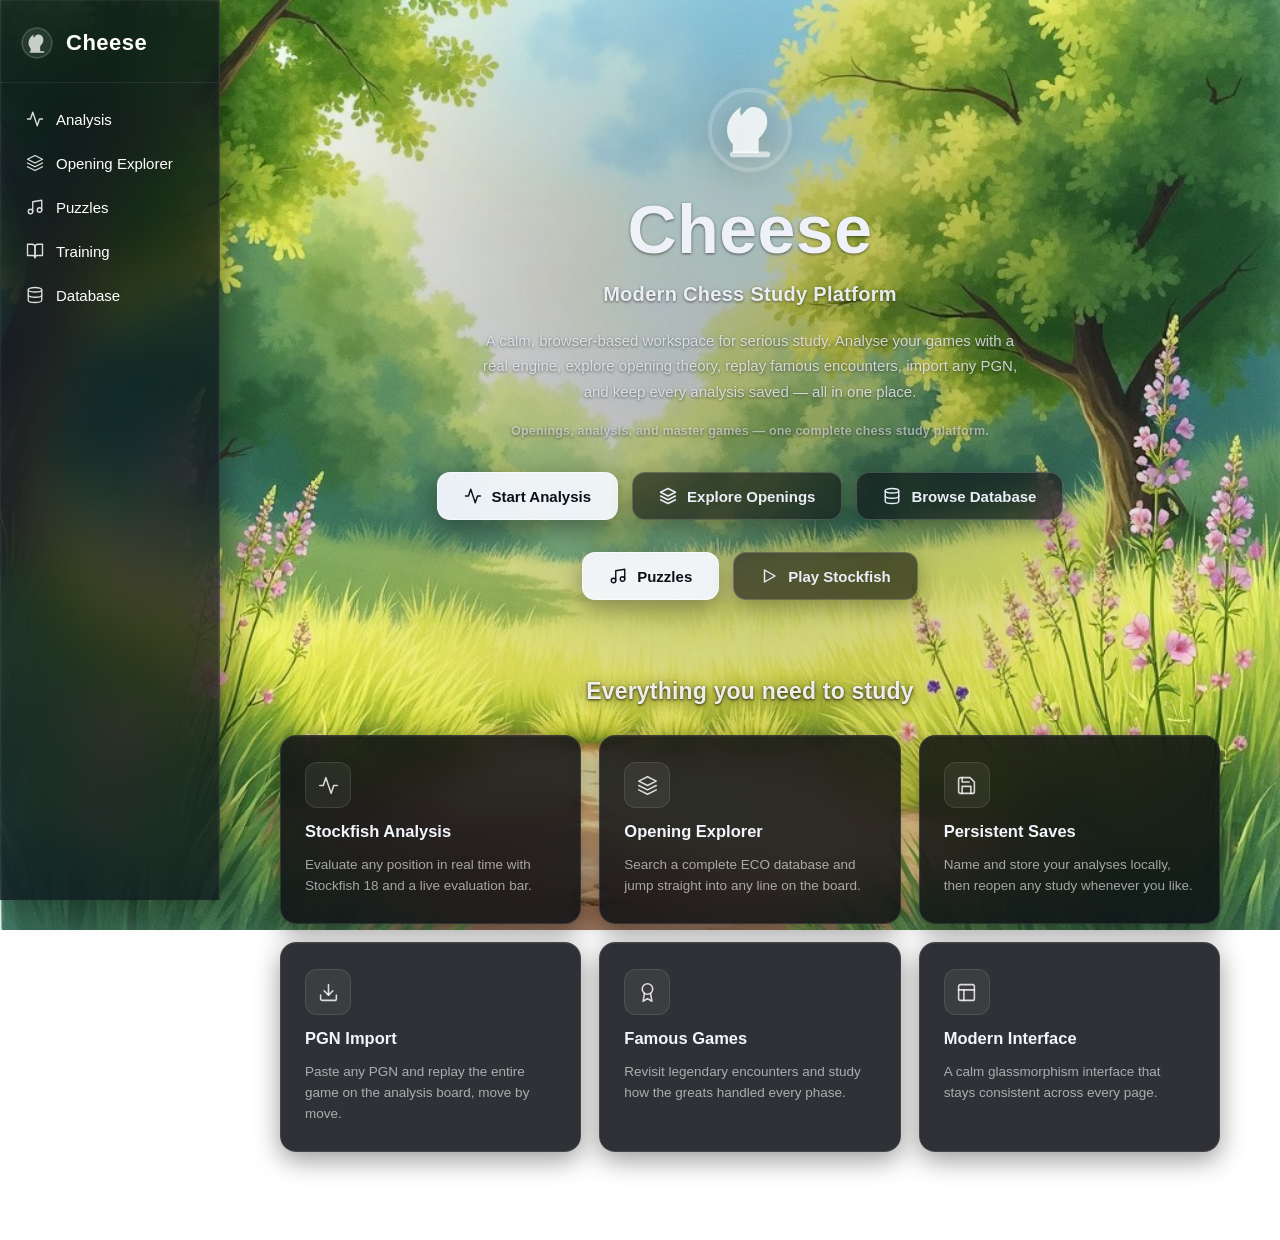
<file: index.html>
<!doctype html>
<!-- Cheese — Home page -->
<html lang="en">
  <head>
    <meta charset="UTF-8" />
    <meta name="viewport" content="width=device-width, initial-scale=1.0" />
    <title>Cheese</title>
    <meta name="description" content="Cheese — a modern chess study platform. Analyse games, explore openings, replay famous games, import PGNs, and save your studies." />
    <link rel="stylesheet" href="style.css" />
    <link rel="stylesheet" href="../mobile-gate.css" />
  </head>

  <body>

    <!-- MOBILE GATE (small viewports only) -->
    <div class="mobile-gate">
      <div class="mobile-gate-card">
        <svg class="mobile-gate-icon" viewBox="0 0 24 24" fill="none" stroke="currentColor" stroke-width="1.6" stroke-linecap="round" stroke-linejoin="round" aria-hidden="true">
          <rect x="2" y="3" width="20" height="14" rx="2"/><line x1="8" y1="21" x2="16" y2="21"/><line x1="12" y1="17" x2="12" y2="21"/>
        </svg>
        <h1 class="mobile-gate-title">Mobile Support Coming Soon</h1>
        <p class="mobile-gate-text">Cheese v1.2 is currently optimized for desktop devices. Mobile support is still under development, and a future update will bring a fully responsive experience. Sorry for the inconvenience &mdash; thanks for your patience.</p>
      </div>
    </div>

    <!-- LEFT NAV SIDEBAR -->

    <nav class="left-nav">

      <a href="index.html" class="left-nav-logo" aria-label="Cheese — Home" id="logoLink">
        <svg class="left-nav-logo-icon" viewBox="0 0 32 32" fill="none" xmlns="http://www.w3.org/2000/svg">
          <circle cx="16" cy="16" r="14" fill="rgba(255,255,255,0.08)" stroke="rgba(255,255,255,0.18)" stroke-width="1.5"/>
          <path d="M10 24 L10 21 C10 21 8 19 8 16 C8 12 11 9 13 8 C13 8 12 10 13 11 C14 10 15 8 17 8 C20 8 22 10 22 13 C22 16 20 18 19 19 L19 24 Z" fill="rgba(255,255,255,0.75)"/>
          <rect x="9" y="23.5" width="14" height="2" rx="1" fill="rgba(255,255,255,0.6)"/>
        </svg>
        <span class="left-nav-logo-text">Cheese</span>
      </a>

      <ul class="left-nav-items">

        <li>
          <a href="../Analysis/index.html" class="left-nav-item left-nav-item-link">
            <svg class="left-nav-icon" viewBox="0 0 24 24" fill="none" stroke="currentColor" stroke-width="1.8" stroke-linecap="round" stroke-linejoin="round">
              <polyline points="22 12 18 12 15 21 9 3 6 12 2 12"/>
            </svg>
            <span>Analysis</span>
          </a>
        </li>

        <li>
          <a href="../opening-explorer/index.html" class="left-nav-item left-nav-item-link">
            <svg class="left-nav-icon" viewBox="0 0 24 24" fill="none" stroke="currentColor" stroke-width="1.8" stroke-linecap="round" stroke-linejoin="round">
              <path d="M12 2L2 7l10 5 10-5-10-5z"/><path d="M2 17l10 5 10-5"/><path d="M2 12l10 5 10-5"/>
            </svg>
            <span>Opening Explorer</span>
          </a>
        </li>

        <li>
          <a href="../Puzzles/index.html" class="left-nav-item left-nav-item-link">
            <svg class="left-nav-icon" viewBox="0 0 24 24" fill="none" stroke="currentColor" stroke-width="1.8" stroke-linecap="round" stroke-linejoin="round">
              <path d="M9 18V5l12-2v13"/><circle cx="6" cy="18" r="3"/><circle cx="18" cy="16" r="3"/>
            </svg>
            <span>Puzzles</span>
          </a>
        </li>

        <li>
          <a href="../Training/index.html" class="left-nav-item left-nav-item-link">
            <svg class="left-nav-icon" viewBox="0 0 24 24" fill="none" stroke="currentColor" stroke-width="1.8" stroke-linecap="round" stroke-linejoin="round">
              <path d="M2 3h6a4 4 0 0 1 4 4v14a3 3 0 0 0-3-3H2z"/><path d="M22 3h-6a4 4 0 0 0-4 4v14a3 3 0 0 1 3-3h7z"/>
            </svg>
            <span>Training</span>
          </a>
        </li>

        <li>
          <a href="../Database/index.html" class="left-nav-item left-nav-item-link">
            <svg class="left-nav-icon" viewBox="0 0 24 24" fill="none" stroke="currentColor" stroke-width="1.8" stroke-linecap="round" stroke-linejoin="round">
              <ellipse cx="12" cy="5" rx="9" ry="3"/><path d="M21 12c0 1.66-4 3-9 3s-9-1.34-9-3"/><path d="M3 5v14c0 1.66 4 3 9 3s9-1.34 9-3V5"/>
            </svg>
            <span>Database</span>
          </a>
        </li>

      </ul>

    </nav>

    <!-- MAIN CONTENT -->

    <div class="home-container">
      <div class="home-inner">

        <!-- HERO -->
        <section class="hero">

          <svg class="hero-icon" viewBox="0 0 32 32" fill="none" aria-hidden="true" focusable="false" xmlns="http://www.w3.org/2000/svg">
            <circle cx="16" cy="16" r="14" fill="rgba(255,255,255,0.08)" stroke="rgba(255,255,255,0.18)" stroke-width="1.5"/>
            <path d="M10 24 L10 21 C10 21 8 19 8 16 C8 12 11 9 13 8 C13 8 12 10 13 11 C14 10 15 8 17 8 C20 8 22 10 22 13 C22 16 20 18 19 19 L19 24 Z" fill="rgba(255,255,255,0.82)"/>
            <rect x="9" y="23.5" width="14" height="2" rx="1" fill="rgba(255,255,255,0.6)"/>
          </svg>

          <h1 class="hero-title">Cheese</h1>
          <p class="hero-subtitle">Modern Chess Study Platform</p>
          <p class="hero-desc">
            A calm, browser-based workspace for serious study. Analyse your games with a real
            engine, explore opening theory, replay famous encounters, import any PGN, and keep
            every analysis saved — all in one place.
          </p>
          <p class="hero-tagline">Openings, analysis, and master games — one complete chess study platform.</p>

          <div class="hero-actions">
            <a href="../Analysis/index.html" class="home-btn home-btn-primary">
              <svg viewBox="0 0 24 24" fill="none" stroke="currentColor" stroke-width="1.9" stroke-linecap="round" stroke-linejoin="round" aria-hidden="true">
                <polyline points="22 12 18 12 15 21 9 3 6 12 2 12"/>
              </svg>
              <span>Start Analysis</span>
            </a>
            <a href="../opening-explorer/index.html" class="home-btn home-btn-ghost">
              <svg viewBox="0 0 24 24" fill="none" stroke="currentColor" stroke-width="1.9" stroke-linecap="round" stroke-linejoin="round" aria-hidden="true">
                <path d="M12 2L2 7l10 5 10-5-10-5z"/><path d="M2 17l10 5 10-5"/><path d="M2 12l10 5 10-5"/>
              </svg>
              <span>Explore Openings</span>
            </a>
            <a href="../Database/index.html" class="home-btn home-btn-ghost">
              <svg viewBox="0 0 24 24" fill="none" stroke="currentColor" stroke-width="1.9" stroke-linecap="round" stroke-linejoin="round" aria-hidden="true">
                <ellipse cx="12" cy="5" rx="9" ry="3"/><path d="M21 12c0 1.66-4 3-9 3s-9-1.34-9-3"/><path d="M3 5v14c0 1.66 4 3 9 3s9-1.34 9-3V5"/>
              </svg>
              <span>Browse Database</span>
            </a>
          </div>

          <div class="hero-actions hero-actions-secondary">
            <a href="../Puzzles/index.html" class="home-btn home-btn-primary">
              <svg viewBox="0 0 24 24" fill="none" stroke="currentColor" stroke-width="1.9" stroke-linecap="round" stroke-linejoin="round" aria-hidden="true">
                <path d="M9 18V5l12-2v13"/><circle cx="6" cy="18" r="3"/><circle cx="18" cy="16" r="3"/>
              </svg>
              <span>Puzzles</span>
            </a>
            <a href="../Training/index.html" class="home-btn home-btn-ghost">
              <svg viewBox="0 0 24 24" fill="none" stroke="currentColor" stroke-width="1.9" stroke-linecap="round" stroke-linejoin="round" aria-hidden="true">
                <polygon points="6 4 20 12 6 20 6 4"/>
              </svg>
              <span>Play Stockfish</span>
            </a>
          </div>

        </section>

        <!-- FEATURES -->
        <section class="features">

          <h2 class="features-heading">Everything you need to study</h2>

          <div class="feature-grid">

            <div class="feature-card">
              <div class="feature-card-icon">
                <svg viewBox="0 0 24 24" fill="none" stroke="currentColor" stroke-width="1.8" stroke-linecap="round" stroke-linejoin="round">
                  <polyline points="22 12 18 12 15 21 9 3 6 12 2 12"/>
                </svg>
              </div>
              <h3 class="feature-card-title">Stockfish Analysis</h3>
              <p class="feature-card-desc">Evaluate any position in real time with Stockfish 18 and a live evaluation bar.</p>
            </div>

            <div class="feature-card">
              <div class="feature-card-icon">
                <svg viewBox="0 0 24 24" fill="none" stroke="currentColor" stroke-width="1.8" stroke-linecap="round" stroke-linejoin="round">
                  <path d="M12 2L2 7l10 5 10-5-10-5z"/><path d="M2 17l10 5 10-5"/><path d="M2 12l10 5 10-5"/>
                </svg>
              </div>
              <h3 class="feature-card-title">Opening Explorer</h3>
              <p class="feature-card-desc">Search a complete ECO database and jump straight into any line on the board.</p>
            </div>

            <div class="feature-card">
              <div class="feature-card-icon">
                <svg viewBox="0 0 24 24" fill="none" stroke="currentColor" stroke-width="1.8" stroke-linecap="round" stroke-linejoin="round">
                  <path d="M19 21H5a2 2 0 0 1-2-2V5a2 2 0 0 1 2-2h11l5 5v11a2 2 0 0 1-2 2z"/>
                  <polyline points="17 21 17 13 7 13 7 21"/><polyline points="7 3 7 8 15 8"/>
                </svg>
              </div>
              <h3 class="feature-card-title">Persistent Saves</h3>
              <p class="feature-card-desc">Name and store your analyses locally, then reopen any study whenever you like.</p>
            </div>

            <div class="feature-card">
              <div class="feature-card-icon">
                <svg viewBox="0 0 24 24" fill="none" stroke="currentColor" stroke-width="1.8" stroke-linecap="round" stroke-linejoin="round">
                  <path d="M21 15v4a2 2 0 0 1-2 2H5a2 2 0 0 1-2-2v-4"/><polyline points="7 10 12 15 17 10"/><line x1="12" y1="15" x2="12" y2="3"/>
                </svg>
              </div>
              <h3 class="feature-card-title">PGN Import</h3>
              <p class="feature-card-desc">Paste any PGN and replay the entire game on the analysis board, move by move.</p>
            </div>

            <div class="feature-card">
              <div class="feature-card-icon">
                <svg viewBox="0 0 24 24" fill="none" stroke="currentColor" stroke-width="1.8" stroke-linecap="round" stroke-linejoin="round">
                  <circle cx="12" cy="8" r="6"/><path d="M15.477 12.89 17 22l-5-3-5 3 1.523-9.11"/>
                </svg>
              </div>
              <h3 class="feature-card-title">Famous Games</h3>
              <p class="feature-card-desc">Revisit legendary encounters and study how the greats handled every phase.</p>
            </div>

            <div class="feature-card">
              <div class="feature-card-icon">
                <svg viewBox="0 0 24 24" fill="none" stroke="currentColor" stroke-width="1.8" stroke-linecap="round" stroke-linejoin="round">
                  <rect x="3" y="3" width="18" height="18" rx="2"/><line x1="3" y1="9" x2="21" y2="9"/><line x1="9" y1="21" x2="9" y2="9"/>
                </svg>
              </div>
              <h3 class="feature-card-title">Modern Interface</h3>
              <p class="feature-card-desc">A calm glassmorphism interface that stays consistent across every page.</p>
            </div>

          </div>
        </section>

      </div>
    </div>

    <script src="script.js"></script>
  </body>
</html>
</file>
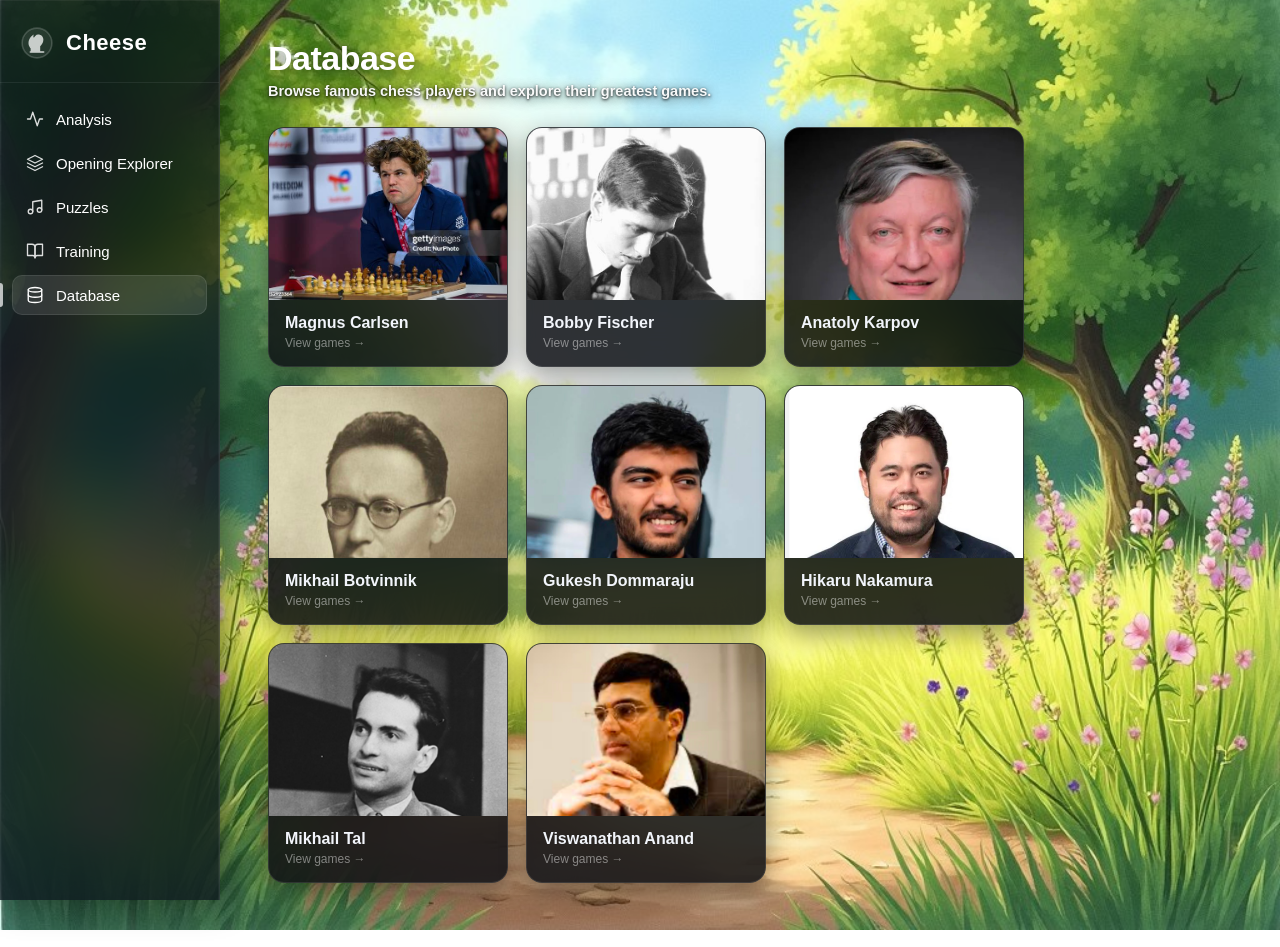
<file: Database/index.html>
<!doctype html>
<!-- Cheese — Database page -->
<html lang="en">
  <head>
    <meta charset="UTF-8" />
    <meta name="viewport" content="width=device-width, initial-scale=1.0" />
    <title>Cheese — Database</title>
    <meta name="description" content="Cheese Database — browse famous chess players and explore their greatest games." />
    <link rel="stylesheet" href="style.css" />
    <link rel="stylesheet" href="../mobile-gate.css" />
  </head>

  <body>

    <!-- MOBILE GATE (small viewports only) -->
    <div class="mobile-gate">
      <div class="mobile-gate-card">
        <svg class="mobile-gate-icon" viewBox="0 0 24 24" fill="none" stroke="currentColor" stroke-width="1.6" stroke-linecap="round" stroke-linejoin="round" aria-hidden="true">
          <rect x="2" y="3" width="20" height="14" rx="2"/><line x1="8" y1="21" x2="16" y2="21"/><line x1="12" y1="17" x2="12" y2="21"/>
        </svg>
        <h1 class="mobile-gate-title">Mobile Support Coming Soon</h1>
        <p class="mobile-gate-text">Cheese v1.2 is currently optimized for desktop devices. Mobile support is still under development, and a future update will bring a fully responsive experience. Sorry for the inconvenience &mdash; thanks for your patience.</p>
      </div>
    </div>

    <!-- LEFT NAV SIDEBAR -->
    <nav class="left-nav">

      <a href="../index.html" class="left-nav-logo" aria-label="Cheese — Home">
        <svg class="left-nav-logo-icon" viewBox="0 0 32 32" fill="none" xmlns="http://www.w3.org/2000/svg">
          <circle cx="16" cy="16" r="14" fill="rgba(255,255,255,0.08)" stroke="rgba(255,255,255,0.18)" stroke-width="1.5"/>
          <path d="M10 24 L10 21 C10 21 8 19 8 16 C8 12 11 9 13 8 C13 8 12 10 13 11 C14 10 15 8 17 8 C20 8 22 10 22 13 C22 16 20 18 19 19 L19 24 Z" fill="rgba(255,255,255,0.75)"/>
          <rect x="9" y="23.5" width="14" height="2" rx="1" fill="rgba(255,255,255,0.6)"/>
        </svg>
        <span class="left-nav-logo-text">Cheese</span>
      </a>

      <ul class="left-nav-items">

        <li>
          <a href="../Analysis/index.html" class="left-nav-item left-nav-item-link">
            <svg class="left-nav-icon" viewBox="0 0 24 24" fill="none" stroke="currentColor" stroke-width="1.8" stroke-linecap="round" stroke-linejoin="round">
              <polyline points="22 12 18 12 15 21 9 3 6 12 2 12"/>
            </svg>
            <span>Analysis</span>
          </a>
        </li>

        <li>
          <a href="../opening-explorer/index.html" class="left-nav-item left-nav-item-link">
            <svg class="left-nav-icon" viewBox="0 0 24 24" fill="none" stroke="currentColor" stroke-width="1.8" stroke-linecap="round" stroke-linejoin="round">
              <path d="M12 2L2 7l10 5 10-5-10-5z"/><path d="M2 17l10 5 10-5"/><path d="M2 12l10 5 10-5"/>
            </svg>
            <span>Opening Explorer</span>
          </a>
        </li>

        <li>
          <a href="../Puzzles/index.html" class="left-nav-item left-nav-item-link">
            <svg class="left-nav-icon" viewBox="0 0 24 24" fill="none" stroke="currentColor" stroke-width="1.8" stroke-linecap="round" stroke-linejoin="round">
              <path d="M9 18V5l12-2v13"/><circle cx="6" cy="18" r="3"/><circle cx="18" cy="16" r="3"/>
            </svg>
            <span>Puzzles</span>
          </a>
        </li>

        <li>
          <a href="../Training/index.html" class="left-nav-item left-nav-item-link">
            <svg class="left-nav-icon" viewBox="0 0 24 24" fill="none" stroke="currentColor" stroke-width="1.8" stroke-linecap="round" stroke-linejoin="round">
              <path d="M2 3h6a4 4 0 0 1 4 4v14a3 3 0 0 0-3-3H2z"/><path d="M22 3h-6a4 4 0 0 0-4 4v14a3 3 0 0 1 3-3h7z"/>
            </svg>
            <span>Training</span>
          </a>
        </li>

        <a href="../Database/index.html" class="left-nav-item left-nav-active">
          <svg class="left-nav-icon" viewBox="0 0 24 24" fill="none" stroke="currentColor" stroke-width="1.8" stroke-linecap="round" stroke-linejoin="round">
            <ellipse cx="12" cy="5" rx="9" ry="3"/><path d="M21 12c0 1.66-4 3-9 3s-9-1.34-9-3"/><path d="M3 5v14c0 1.66 4 3 9 3s9-1.34 9-3V5"/>
          </svg>
          <span>Database</span>
        </a>

      </ul>

    </nav>

    <!-- MAIN CONTENT -->
    <div class="db-container">

      <!-- PLAYERS VIEW -->
      <section class="db-view" id="dbPlayersView">
        <header class="db-header">
          <h1 class="db-page-title">Database</h1>
          <p class="db-page-subtitle">Browse famous chess players and explore their greatest games.</p>
        </header>
        <div class="db-players-grid" id="dbPlayersGrid"></div>
      </section>

      <!-- PLAYER (GAMES) VIEW -->
      <section class="db-view" id="dbPlayerView" hidden>
        <button type="button" class="db-back" id="dbBackBtn">
          <svg viewBox="0 0 24 24" fill="none" stroke="currentColor" stroke-width="2" stroke-linecap="round" stroke-linejoin="round" aria-hidden="true">
            <polyline points="15 18 9 12 15 6"/>
          </svg>
          <span>Players</span>
        </button>

        <header class="db-player-header">
          <div class="db-player-photo" id="dbPlayerPhoto"></div>
          <div class="db-player-meta">
            <h1 class="db-player-name" id="dbPlayerName"></h1>
            <p class="db-player-sub" id="dbPlayerSub"></p>
          </div>
        </header>

        <div class="db-status" id="dbStatus"></div>
        <div class="db-games-grid" id="dbGamesGrid"></div>
      </section>

    </div>

    <script src="script.js"></script>
  </body>
</html>
</file>
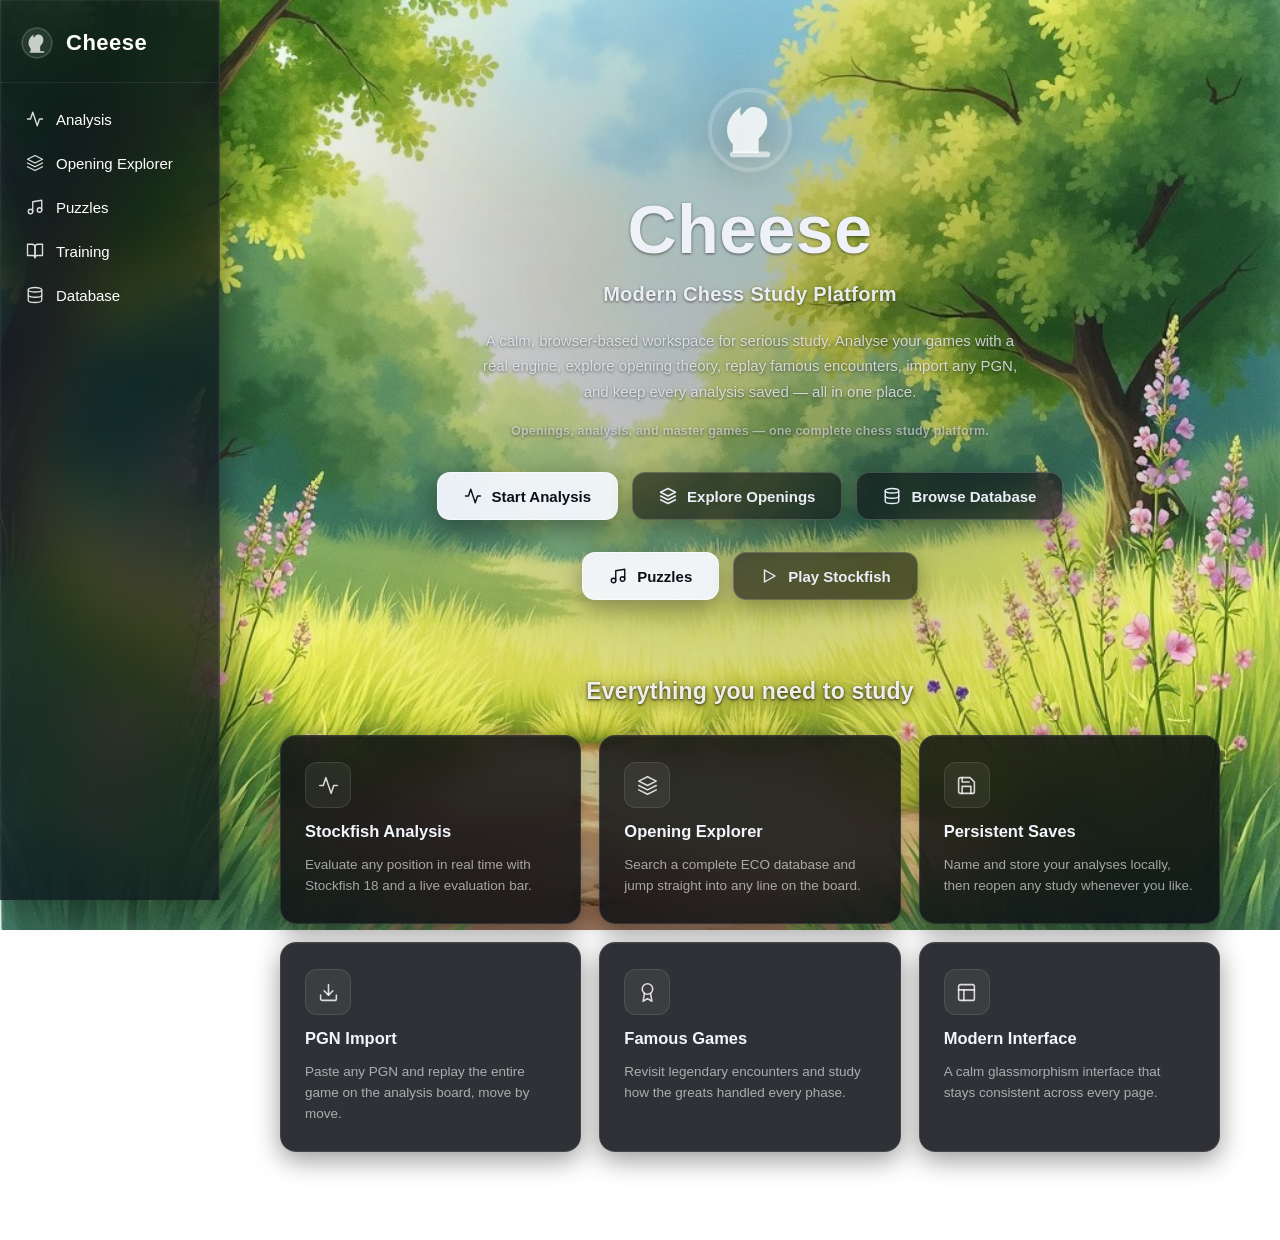
<file: Home/index.html>
<!doctype html>
<!-- Cheese — Home page -->
<html lang="en">
  <head>
    <meta charset="UTF-8" />
    <meta name="viewport" content="width=device-width, initial-scale=1.0" />
    <title>Cheese</title>
    <meta name="description" content="Cheese — a modern chess study platform. Analyse games, explore openings, replay famous games, import PGNs, and save your studies." />
    <link rel="stylesheet" href="style.css" />
    <link rel="stylesheet" href="../mobile-gate.css" />
  </head>

  <body>

    <!-- MOBILE GATE (small viewports only) -->
    <div class="mobile-gate">
      <div class="mobile-gate-card">
        <svg class="mobile-gate-icon" viewBox="0 0 24 24" fill="none" stroke="currentColor" stroke-width="1.6" stroke-linecap="round" stroke-linejoin="round" aria-hidden="true">
          <rect x="2" y="3" width="20" height="14" rx="2"/><line x1="8" y1="21" x2="16" y2="21"/><line x1="12" y1="17" x2="12" y2="21"/>
        </svg>
        <h1 class="mobile-gate-title">Mobile Support Coming Soon</h1>
        <p class="mobile-gate-text">Cheese v1.2 is currently optimized for desktop devices. Mobile support is still under development, and a future update will bring a fully responsive experience. Sorry for the inconvenience &mdash; thanks for your patience.</p>
      </div>
    </div>

    <!-- LEFT NAV SIDEBAR -->

    <nav class="left-nav">

      <a href="index.html" class="left-nav-logo" aria-label="Cheese — Home" id="logoLink">
        <svg class="left-nav-logo-icon" viewBox="0 0 32 32" fill="none" xmlns="http://www.w3.org/2000/svg">
          <circle cx="16" cy="16" r="14" fill="rgba(255,255,255,0.08)" stroke="rgba(255,255,255,0.18)" stroke-width="1.5"/>
          <path d="M10 24 L10 21 C10 21 8 19 8 16 C8 12 11 9 13 8 C13 8 12 10 13 11 C14 10 15 8 17 8 C20 8 22 10 22 13 C22 16 20 18 19 19 L19 24 Z" fill="rgba(255,255,255,0.75)"/>
          <rect x="9" y="23.5" width="14" height="2" rx="1" fill="rgba(255,255,255,0.6)"/>
        </svg>
        <span class="left-nav-logo-text">Cheese</span>
      </a>

      <ul class="left-nav-items">

        <li>
          <a href="../Analysis/index.html" class="left-nav-item left-nav-item-link">
            <svg class="left-nav-icon" viewBox="0 0 24 24" fill="none" stroke="currentColor" stroke-width="1.8" stroke-linecap="round" stroke-linejoin="round">
              <polyline points="22 12 18 12 15 21 9 3 6 12 2 12"/>
            </svg>
            <span>Analysis</span>
          </a>
        </li>

        <li>
          <a href="../Opening Explorer/index.html" class="left-nav-item left-nav-item-link">
            <svg class="left-nav-icon" viewBox="0 0 24 24" fill="none" stroke="currentColor" stroke-width="1.8" stroke-linecap="round" stroke-linejoin="round">
              <path d="M12 2L2 7l10 5 10-5-10-5z"/><path d="M2 17l10 5 10-5"/><path d="M2 12l10 5 10-5"/>
            </svg>
            <span>Opening Explorer</span>
          </a>
        </li>

        <li>
          <a href="../Puzzles/index.html" class="left-nav-item left-nav-item-link">
            <svg class="left-nav-icon" viewBox="0 0 24 24" fill="none" stroke="currentColor" stroke-width="1.8" stroke-linecap="round" stroke-linejoin="round">
              <path d="M9 18V5l12-2v13"/><circle cx="6" cy="18" r="3"/><circle cx="18" cy="16" r="3"/>
            </svg>
            <span>Puzzles</span>
          </a>
        </li>

        <li>
          <a href="../Training/index.html" class="left-nav-item left-nav-item-link">
            <svg class="left-nav-icon" viewBox="0 0 24 24" fill="none" stroke="currentColor" stroke-width="1.8" stroke-linecap="round" stroke-linejoin="round">
              <path d="M2 3h6a4 4 0 0 1 4 4v14a3 3 0 0 0-3-3H2z"/><path d="M22 3h-6a4 4 0 0 0-4 4v14a3 3 0 0 1 3-3h7z"/>
            </svg>
            <span>Training</span>
          </a>
        </li>

        <li>
          <a href="../Database/index.html" class="left-nav-item left-nav-item-link">
            <svg class="left-nav-icon" viewBox="0 0 24 24" fill="none" stroke="currentColor" stroke-width="1.8" stroke-linecap="round" stroke-linejoin="round">
              <ellipse cx="12" cy="5" rx="9" ry="3"/><path d="M21 12c0 1.66-4 3-9 3s-9-1.34-9-3"/><path d="M3 5v14c0 1.66 4 3 9 3s9-1.34 9-3V5"/>
            </svg>
            <span>Database</span>
          </a>
        </li>

      </ul>

    </nav>

    <!-- MAIN CONTENT -->

    <div class="home-container">
      <div class="home-inner">

        <!-- HERO -->
        <section class="hero">

          <svg class="hero-icon" viewBox="0 0 32 32" fill="none" aria-hidden="true" focusable="false" xmlns="http://www.w3.org/2000/svg">
            <circle cx="16" cy="16" r="14" fill="rgba(255,255,255,0.08)" stroke="rgba(255,255,255,0.18)" stroke-width="1.5"/>
            <path d="M10 24 L10 21 C10 21 8 19 8 16 C8 12 11 9 13 8 C13 8 12 10 13 11 C14 10 15 8 17 8 C20 8 22 10 22 13 C22 16 20 18 19 19 L19 24 Z" fill="rgba(255,255,255,0.82)"/>
            <rect x="9" y="23.5" width="14" height="2" rx="1" fill="rgba(255,255,255,0.6)"/>
          </svg>

          <h1 class="hero-title">Cheese</h1>
          <p class="hero-subtitle">Modern Chess Study Platform</p>
          <p class="hero-desc">
            A calm, browser-based workspace for serious study. Analyse your games with a real
            engine, explore opening theory, replay famous encounters, import any PGN, and keep
            every analysis saved — all in one place.
          </p>
          <p class="hero-tagline">Openings, analysis, and master games — one complete chess study platform.</p>

          <div class="hero-actions">
            <a href="../Analysis/index.html" class="home-btn home-btn-primary">
              <svg viewBox="0 0 24 24" fill="none" stroke="currentColor" stroke-width="1.9" stroke-linecap="round" stroke-linejoin="round" aria-hidden="true">
                <polyline points="22 12 18 12 15 21 9 3 6 12 2 12"/>
              </svg>
              <span>Start Analysis</span>
            </a>
            <a href="../Opening Explorer/index.html" class="home-btn home-btn-ghost">
              <svg viewBox="0 0 24 24" fill="none" stroke="currentColor" stroke-width="1.9" stroke-linecap="round" stroke-linejoin="round" aria-hidden="true">
                <path d="M12 2L2 7l10 5 10-5-10-5z"/><path d="M2 17l10 5 10-5"/><path d="M2 12l10 5 10-5"/>
              </svg>
              <span>Explore Openings</span>
            </a>
            <a href="../Database/index.html" class="home-btn home-btn-ghost">
              <svg viewBox="0 0 24 24" fill="none" stroke="currentColor" stroke-width="1.9" stroke-linecap="round" stroke-linejoin="round" aria-hidden="true">
                <ellipse cx="12" cy="5" rx="9" ry="3"/><path d="M21 12c0 1.66-4 3-9 3s-9-1.34-9-3"/><path d="M3 5v14c0 1.66 4 3 9 3s9-1.34 9-3V5"/>
              </svg>
              <span>Browse Database</span>
            </a>
          </div>

          <div class="hero-actions hero-actions-secondary">
            <a href="../Puzzles/index.html" class="home-btn home-btn-primary">
              <svg viewBox="0 0 24 24" fill="none" stroke="currentColor" stroke-width="1.9" stroke-linecap="round" stroke-linejoin="round" aria-hidden="true">
                <path d="M9 18V5l12-2v13"/><circle cx="6" cy="18" r="3"/><circle cx="18" cy="16" r="3"/>
              </svg>
              <span>Puzzles</span>
            </a>
            <a href="../Training/index.html" class="home-btn home-btn-ghost">
              <svg viewBox="0 0 24 24" fill="none" stroke="currentColor" stroke-width="1.9" stroke-linecap="round" stroke-linejoin="round" aria-hidden="true">
                <polygon points="6 4 20 12 6 20 6 4"/>
              </svg>
              <span>Play Stockfish</span>
            </a>
          </div>

        </section>

        <!-- FEATURES -->
        <section class="features">

          <h2 class="features-heading">Everything you need to study</h2>

          <div class="feature-grid">

            <div class="feature-card">
              <div class="feature-card-icon">
                <svg viewBox="0 0 24 24" fill="none" stroke="currentColor" stroke-width="1.8" stroke-linecap="round" stroke-linejoin="round">
                  <polyline points="22 12 18 12 15 21 9 3 6 12 2 12"/>
                </svg>
              </div>
              <h3 class="feature-card-title">Stockfish Analysis</h3>
              <p class="feature-card-desc">Evaluate any position in real time with Stockfish 18 and a live evaluation bar.</p>
            </div>

            <div class="feature-card">
              <div class="feature-card-icon">
                <svg viewBox="0 0 24 24" fill="none" stroke="currentColor" stroke-width="1.8" stroke-linecap="round" stroke-linejoin="round">
                  <path d="M12 2L2 7l10 5 10-5-10-5z"/><path d="M2 17l10 5 10-5"/><path d="M2 12l10 5 10-5"/>
                </svg>
              </div>
              <h3 class="feature-card-title">Opening Explorer</h3>
              <p class="feature-card-desc">Search a complete ECO database and jump straight into any line on the board.</p>
            </div>

            <div class="feature-card">
              <div class="feature-card-icon">
                <svg viewBox="0 0 24 24" fill="none" stroke="currentColor" stroke-width="1.8" stroke-linecap="round" stroke-linejoin="round">
                  <path d="M19 21H5a2 2 0 0 1-2-2V5a2 2 0 0 1 2-2h11l5 5v11a2 2 0 0 1-2 2z"/>
                  <polyline points="17 21 17 13 7 13 7 21"/><polyline points="7 3 7 8 15 8"/>
                </svg>
              </div>
              <h3 class="feature-card-title">Persistent Saves</h3>
              <p class="feature-card-desc">Name and store your analyses locally, then reopen any study whenever you like.</p>
            </div>

            <div class="feature-card">
              <div class="feature-card-icon">
                <svg viewBox="0 0 24 24" fill="none" stroke="currentColor" stroke-width="1.8" stroke-linecap="round" stroke-linejoin="round">
                  <path d="M21 15v4a2 2 0 0 1-2 2H5a2 2 0 0 1-2-2v-4"/><polyline points="7 10 12 15 17 10"/><line x1="12" y1="15" x2="12" y2="3"/>
                </svg>
              </div>
              <h3 class="feature-card-title">PGN Import</h3>
              <p class="feature-card-desc">Paste any PGN and replay the entire game on the analysis board, move by move.</p>
            </div>

            <div class="feature-card">
              <div class="feature-card-icon">
                <svg viewBox="0 0 24 24" fill="none" stroke="currentColor" stroke-width="1.8" stroke-linecap="round" stroke-linejoin="round">
                  <circle cx="12" cy="8" r="6"/><path d="M15.477 12.89 17 22l-5-3-5 3 1.523-9.11"/>
                </svg>
              </div>
              <h3 class="feature-card-title">Famous Games</h3>
              <p class="feature-card-desc">Revisit legendary encounters and study how the greats handled every phase.</p>
            </div>

            <div class="feature-card">
              <div class="feature-card-icon">
                <svg viewBox="0 0 24 24" fill="none" stroke="currentColor" stroke-width="1.8" stroke-linecap="round" stroke-linejoin="round">
                  <rect x="3" y="3" width="18" height="18" rx="2"/><line x1="3" y1="9" x2="21" y2="9"/><line x1="9" y1="21" x2="9" y2="9"/>
                </svg>
              </div>
              <h3 class="feature-card-title">Modern Interface</h3>
              <p class="feature-card-desc">A calm glassmorphism interface that stays consistent across every page.</p>
            </div>

          </div>
        </section>

      </div>
    </div>

    <script src="script.js"></script>
  </body>
</html>
</file>
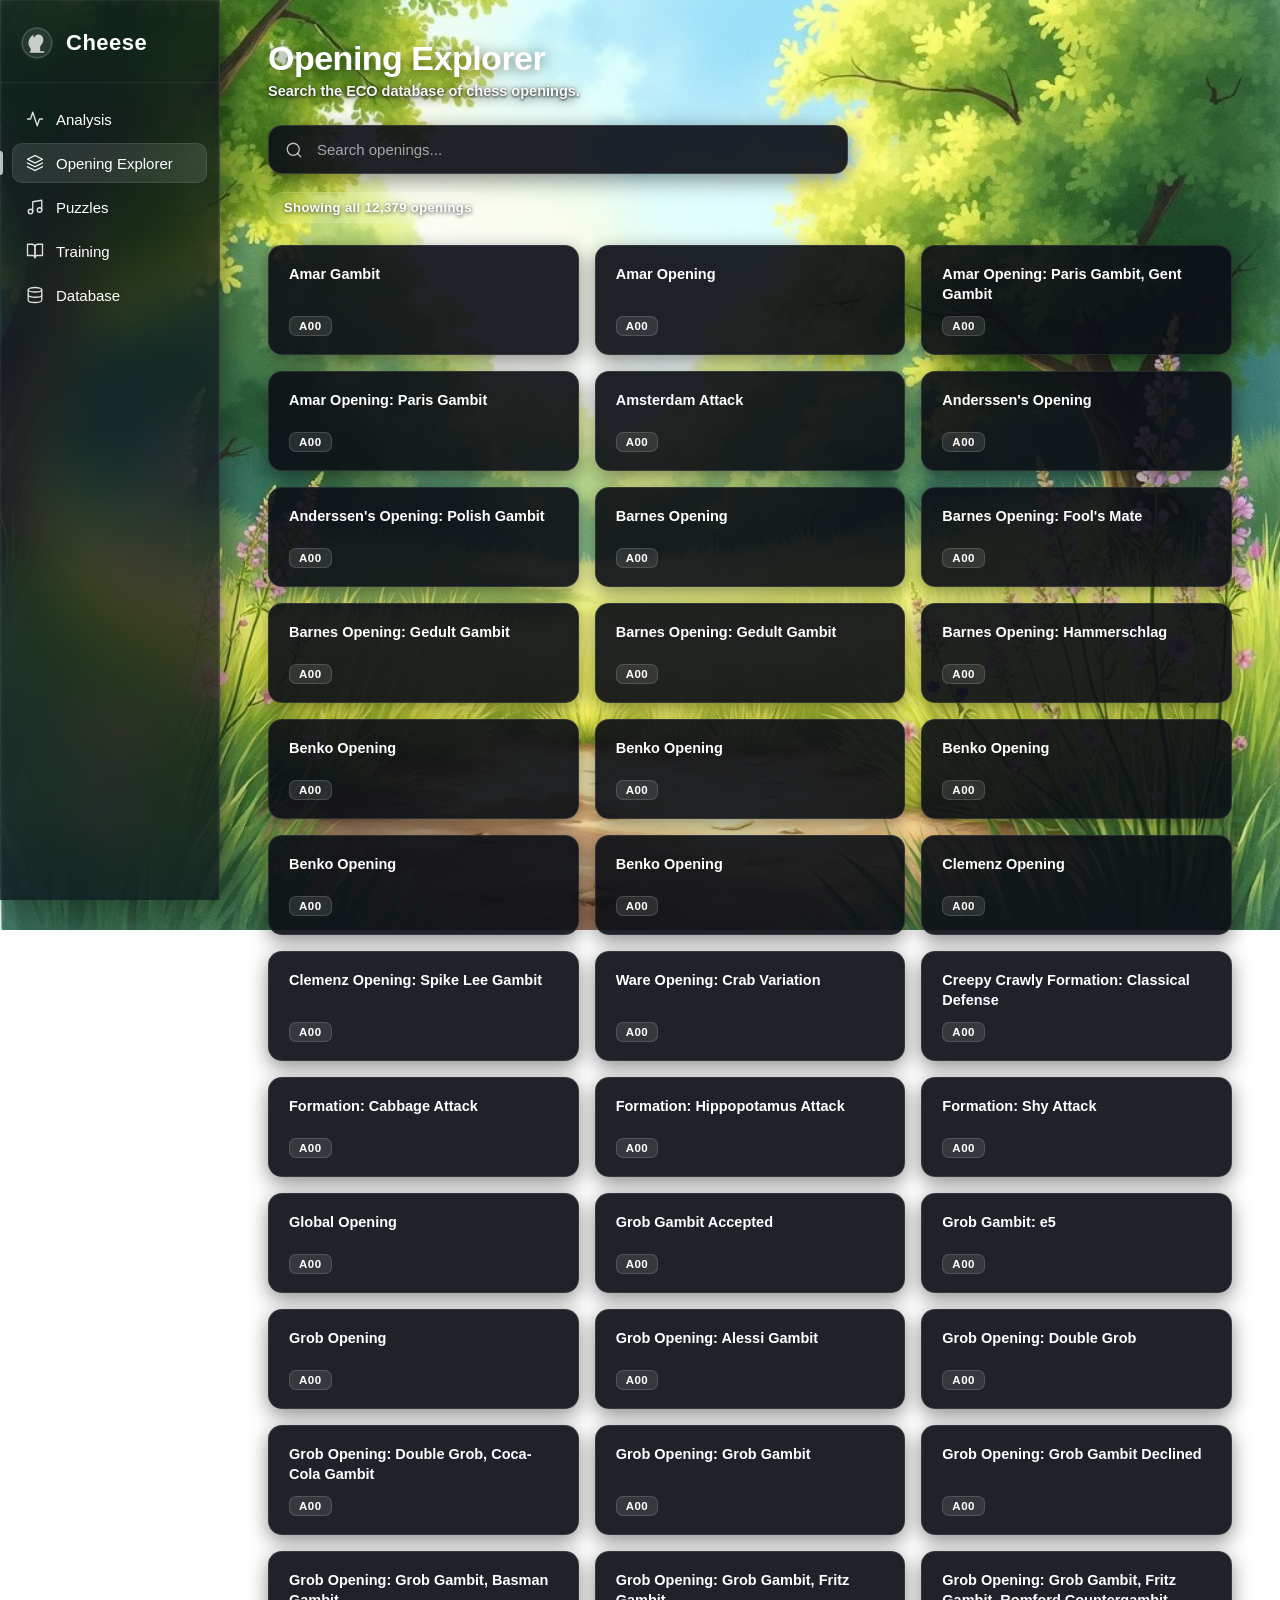
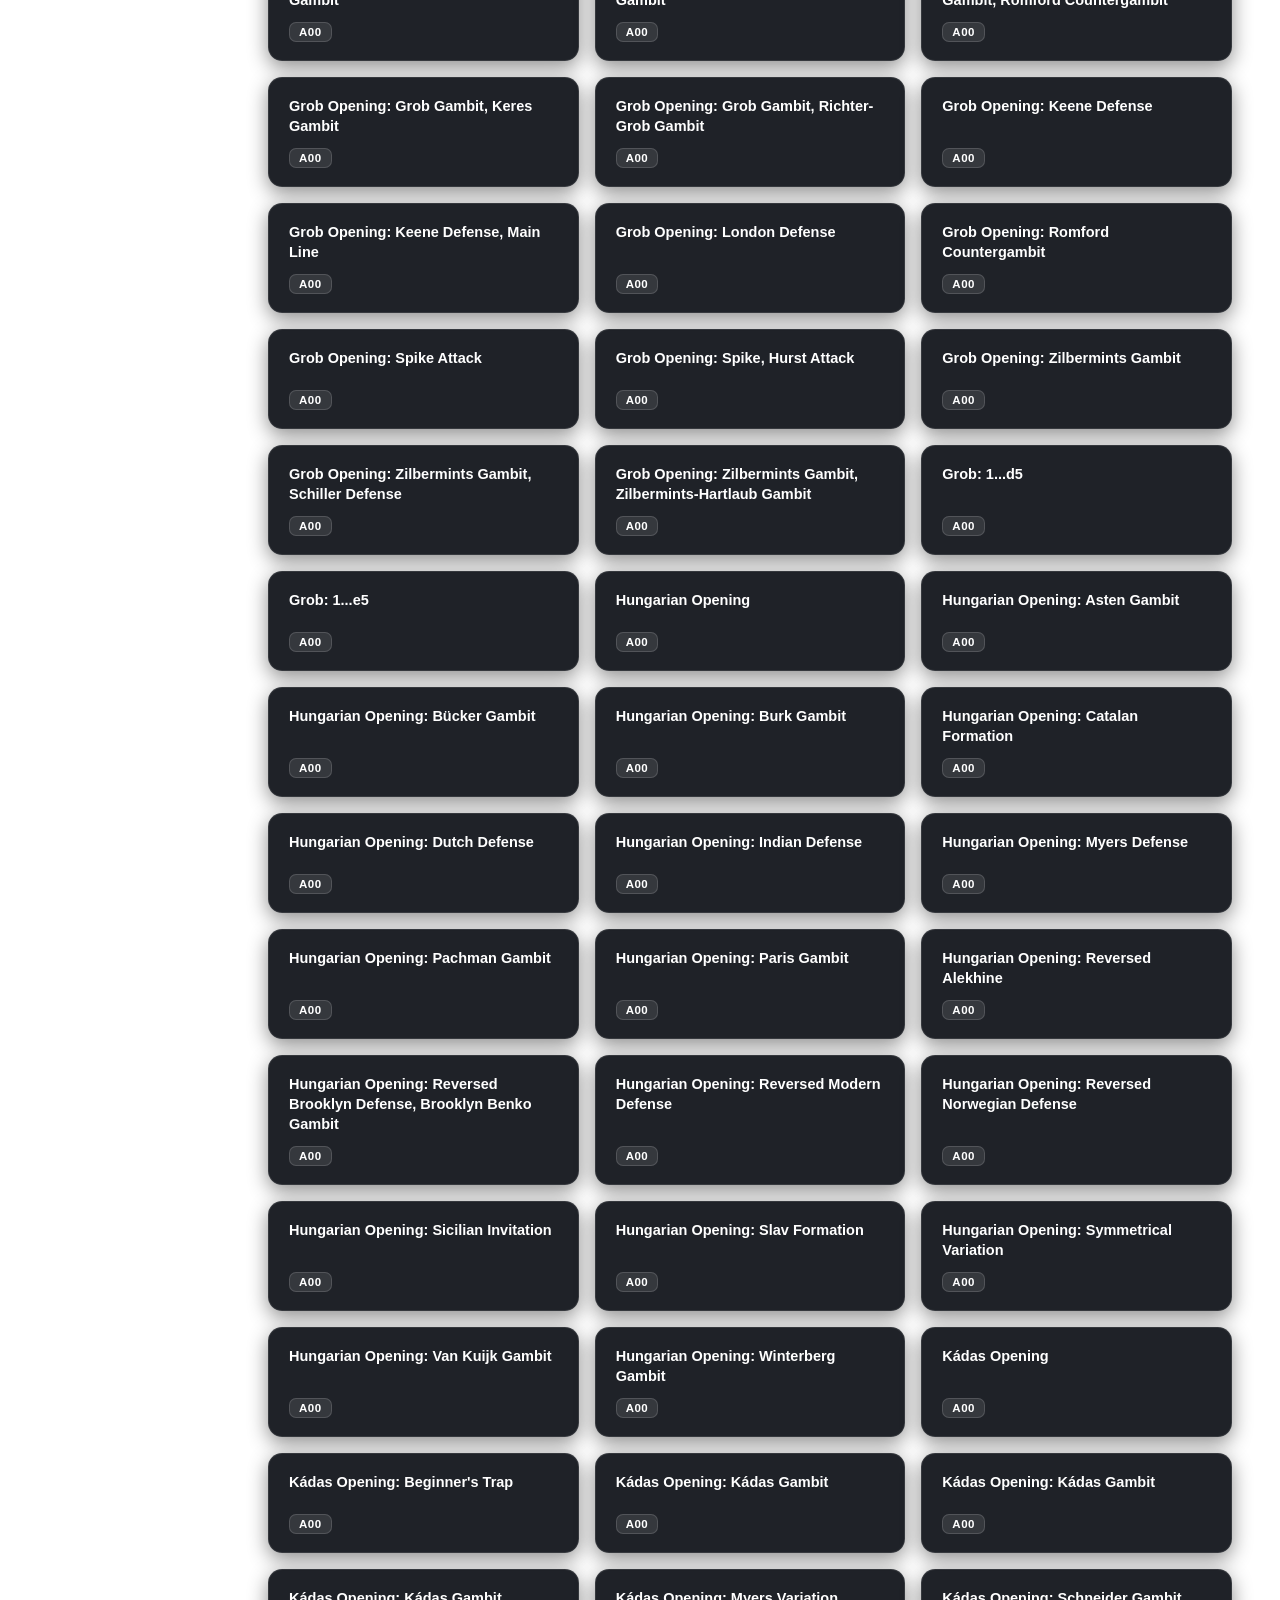
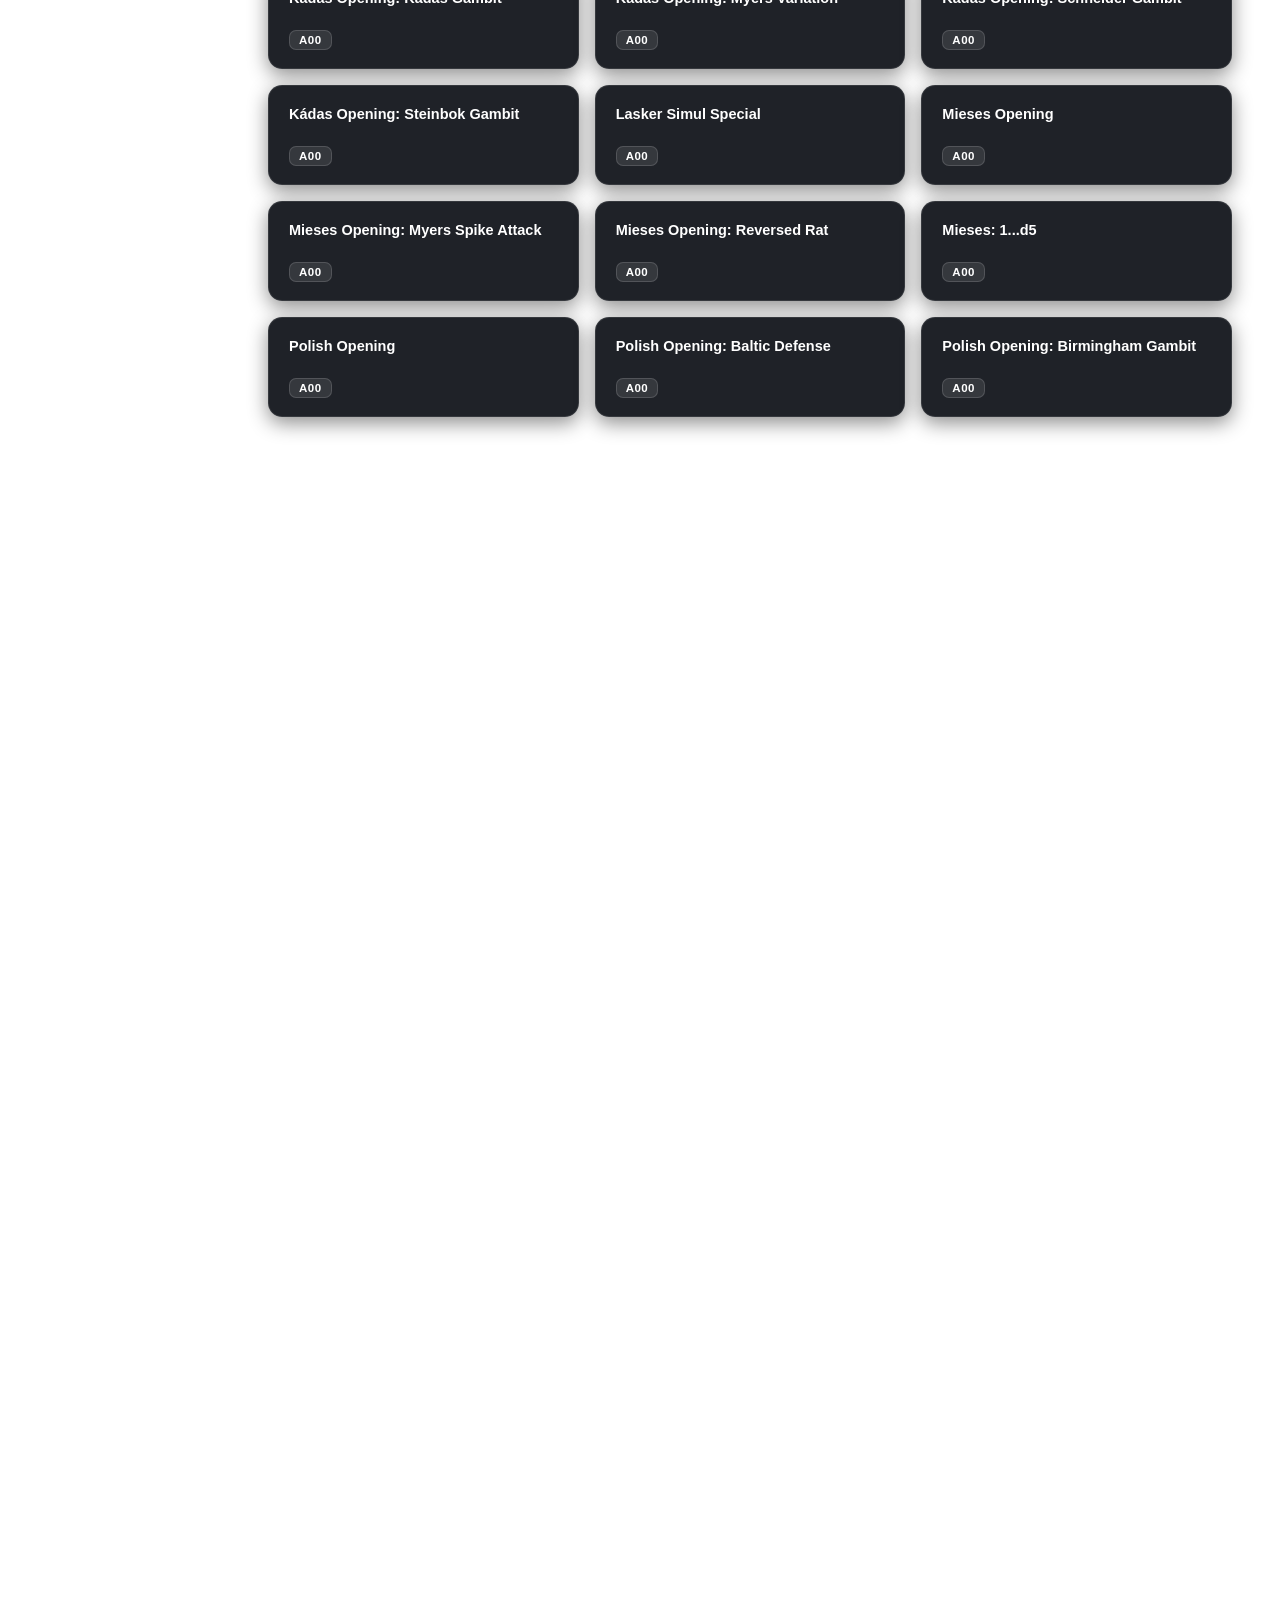
<file: Opening Explorer/index.html>
<!doctype html>
<!-- Cheese — Opening Explorer page -->
<html lang="en">
  <head>
    <meta charset="UTF-8" />
    <meta name="viewport" content="width=device-width, initial-scale=1.0" />
    <title>Cheese — Opening Explorer</title>
    <meta name="description" content="Cheese Opening Explorer — browse and study opening theory." />
    <link rel="stylesheet" href="style.css" />
    <link rel="stylesheet" href="../mobile-gate.css" />
  </head>

  <body>

    <!-- MOBILE GATE (small viewports only) -->
    <div class="mobile-gate">
      <div class="mobile-gate-card">
        <svg class="mobile-gate-icon" viewBox="0 0 24 24" fill="none" stroke="currentColor" stroke-width="1.6" stroke-linecap="round" stroke-linejoin="round" aria-hidden="true">
          <rect x="2" y="3" width="20" height="14" rx="2"/><line x1="8" y1="21" x2="16" y2="21"/><line x1="12" y1="17" x2="12" y2="21"/>
        </svg>
        <h1 class="mobile-gate-title">Mobile Support Coming Soon</h1>
        <p class="mobile-gate-text">Cheese v1.2 is currently optimized for desktop devices. Mobile support is still under development, and a future update will bring a fully responsive experience. Sorry for the inconvenience &mdash; thanks for your patience.</p>
      </div>
    </div>

    <!-- LEFT NAV SIDEBAR -->
    <nav class="left-nav">

      <a href="../Home/index.html" class="left-nav-logo" aria-label="Cheese — Home">
        <svg class="left-nav-logo-icon" viewBox="0 0 32 32" fill="none" xmlns="http://www.w3.org/2000/svg">
          <circle cx="16" cy="16" r="14" fill="rgba(255,255,255,0.08)" stroke="rgba(255,255,255,0.18)" stroke-width="1.5"/>
          <path d="M10 24 L10 21 C10 21 8 19 8 16 C8 12 11 9 13 8 C13 8 12 10 13 11 C14 10 15 8 17 8 C20 8 22 10 22 13 C22 16 20 18 19 19 L19 24 Z" fill="rgba(255,255,255,0.75)"/>
          <rect x="9" y="23.5" width="14" height="2" rx="1" fill="rgba(255,255,255,0.6)"/>
        </svg>
        <span class="left-nav-logo-text">Cheese</span>
      </a>

      <ul class="left-nav-items">

        <li>
          <a href="../Analysis/index.html" class="left-nav-item left-nav-item-link">
            <svg class="left-nav-icon" viewBox="0 0 24 24" fill="none" stroke="currentColor" stroke-width="1.8" stroke-linecap="round" stroke-linejoin="round">
              <polyline points="22 12 18 12 15 21 9 3 6 12 2 12"/>
            </svg>
            <span>Analysis</span>
          </a>
        </li>

        <li>
          <a href="../Opening Explorer/index.html" class="left-nav-item left-nav-active">
            <svg class="left-nav-icon" viewBox="0 0 24 24" fill="none" stroke="currentColor" stroke-width="1.8" stroke-linecap="round" stroke-linejoin="round">
              <path d="M12 2L2 7l10 5 10-5-10-5z"/><path d="M2 17l10 5 10-5"/><path d="M2 12l10 5 10-5"/>
            </svg>
            <span>Opening Explorer</span>
          </a>
        </li>

        <li>
          <a href="../Puzzles/index.html" class="left-nav-item left-nav-item-link">
            <svg class="left-nav-icon" viewBox="0 0 24 24" fill="none" stroke="currentColor" stroke-width="1.8" stroke-linecap="round" stroke-linejoin="round">
              <path d="M9 18V5l12-2v13"/><circle cx="6" cy="18" r="3"/><circle cx="18" cy="16" r="3"/>
            </svg>
            <span>Puzzles</span>
          </a>
        </li>

        <li>
          <a href="../Training/index.html" class="left-nav-item left-nav-item-link">
            <svg class="left-nav-icon" viewBox="0 0 24 24" fill="none" stroke="currentColor" stroke-width="1.8" stroke-linecap="round" stroke-linejoin="round">
              <path d="M2 3h6a4 4 0 0 1 4 4v14a3 3 0 0 0-3-3H2z"/><path d="M22 3h-6a4 4 0 0 0-4 4v14a3 3 0 0 1 3-3h7z"/>
            </svg>
            <span>Training</span>
          </a>
        </li>

        <li>
          <a href="../Database/index.html" class="left-nav-item left-nav-item-link">
            <svg class="left-nav-icon" viewBox="0 0 24 24" fill="none" stroke="currentColor" stroke-width="1.8" stroke-linecap="round" stroke-linejoin="round">
              <ellipse cx="12" cy="5" rx="9" ry="3"/><path d="M21 12c0 1.66-4 3-9 3s-9-1.34-9-3"/><path d="M3 5v14c0 1.66 4 3 9 3s9-1.34 9-3V5"/>
            </svg>
            <span>Database</span>
          </a>
        </li>

      </ul>

    </nav>

    <!-- MAIN CONTENT -->
    <div class="oe-container">

      <!-- HEADER -->
      <header class="oe-header">
        <h1 class="oe-page-title">Opening Explorer</h1>
        <p class="oe-page-subtitle">Search the ECO database of chess openings.</p>
      </header>

      <!-- SEARCH BAR -->
      <div class="oe-search-wrap">
        <svg class="oe-search-icon" viewBox="0 0 24 24" fill="none" stroke="currentColor" stroke-width="1.8" stroke-linecap="round" stroke-linejoin="round" aria-hidden="true">
          <circle cx="11" cy="11" r="8"/><line x1="21" y1="21" x2="16.65" y2="16.65"/>
        </svg>
        <input
          type="text"
          id="oeSearchInput"
          class="oe-search-input"
          placeholder="Search openings..."
          autocomplete="off"
          spellcheck="false"
        />
      </div>

      <!-- STATUS / COUNT -->
      <div class="oe-status" id="oeStatus">Loading openings…</div>

      <!-- RESULTS GRID -->
      <div class="oe-grid" id="oeGrid"></div>

      <!-- INFINITE-SCROLL SENTINEL -->
      <div id="oeSentinel" class="oe-sentinel"></div>

    </div>

    <script src="script.js"></script>
  </body>
</html>
</file>
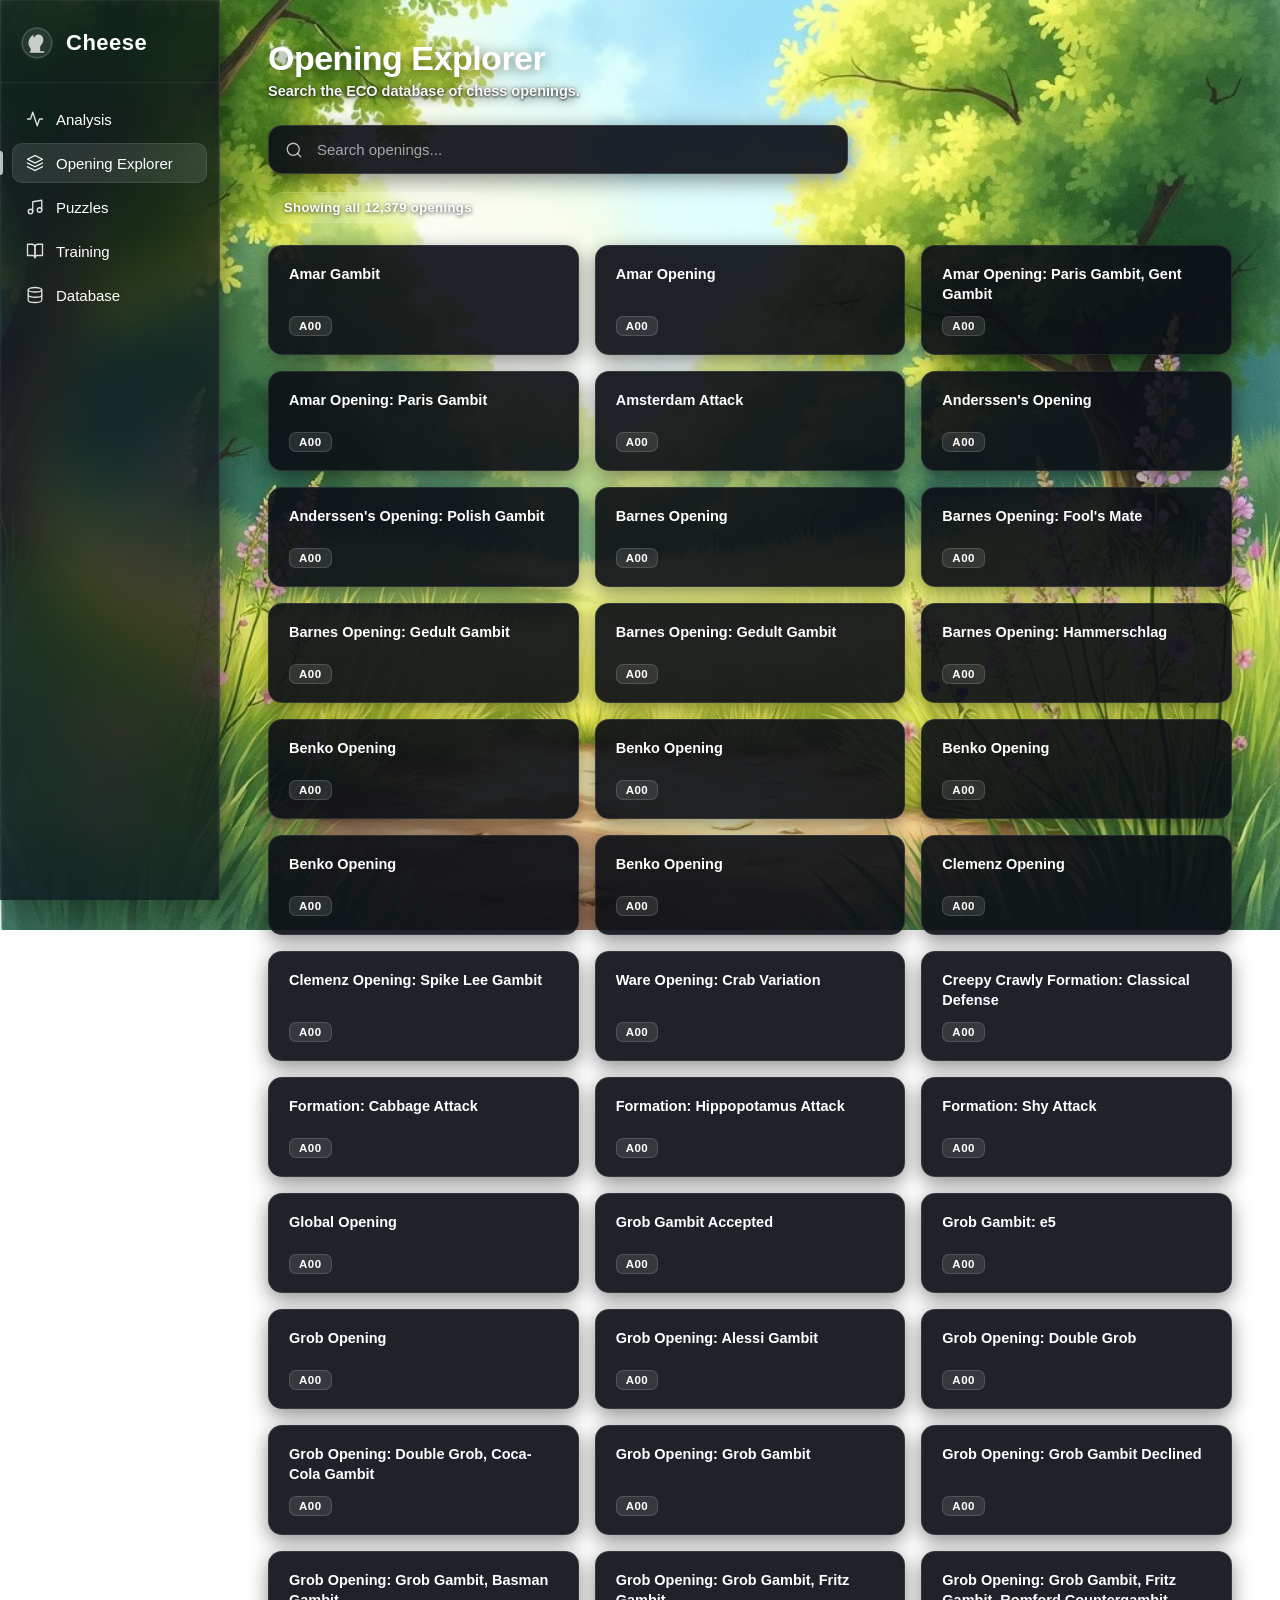
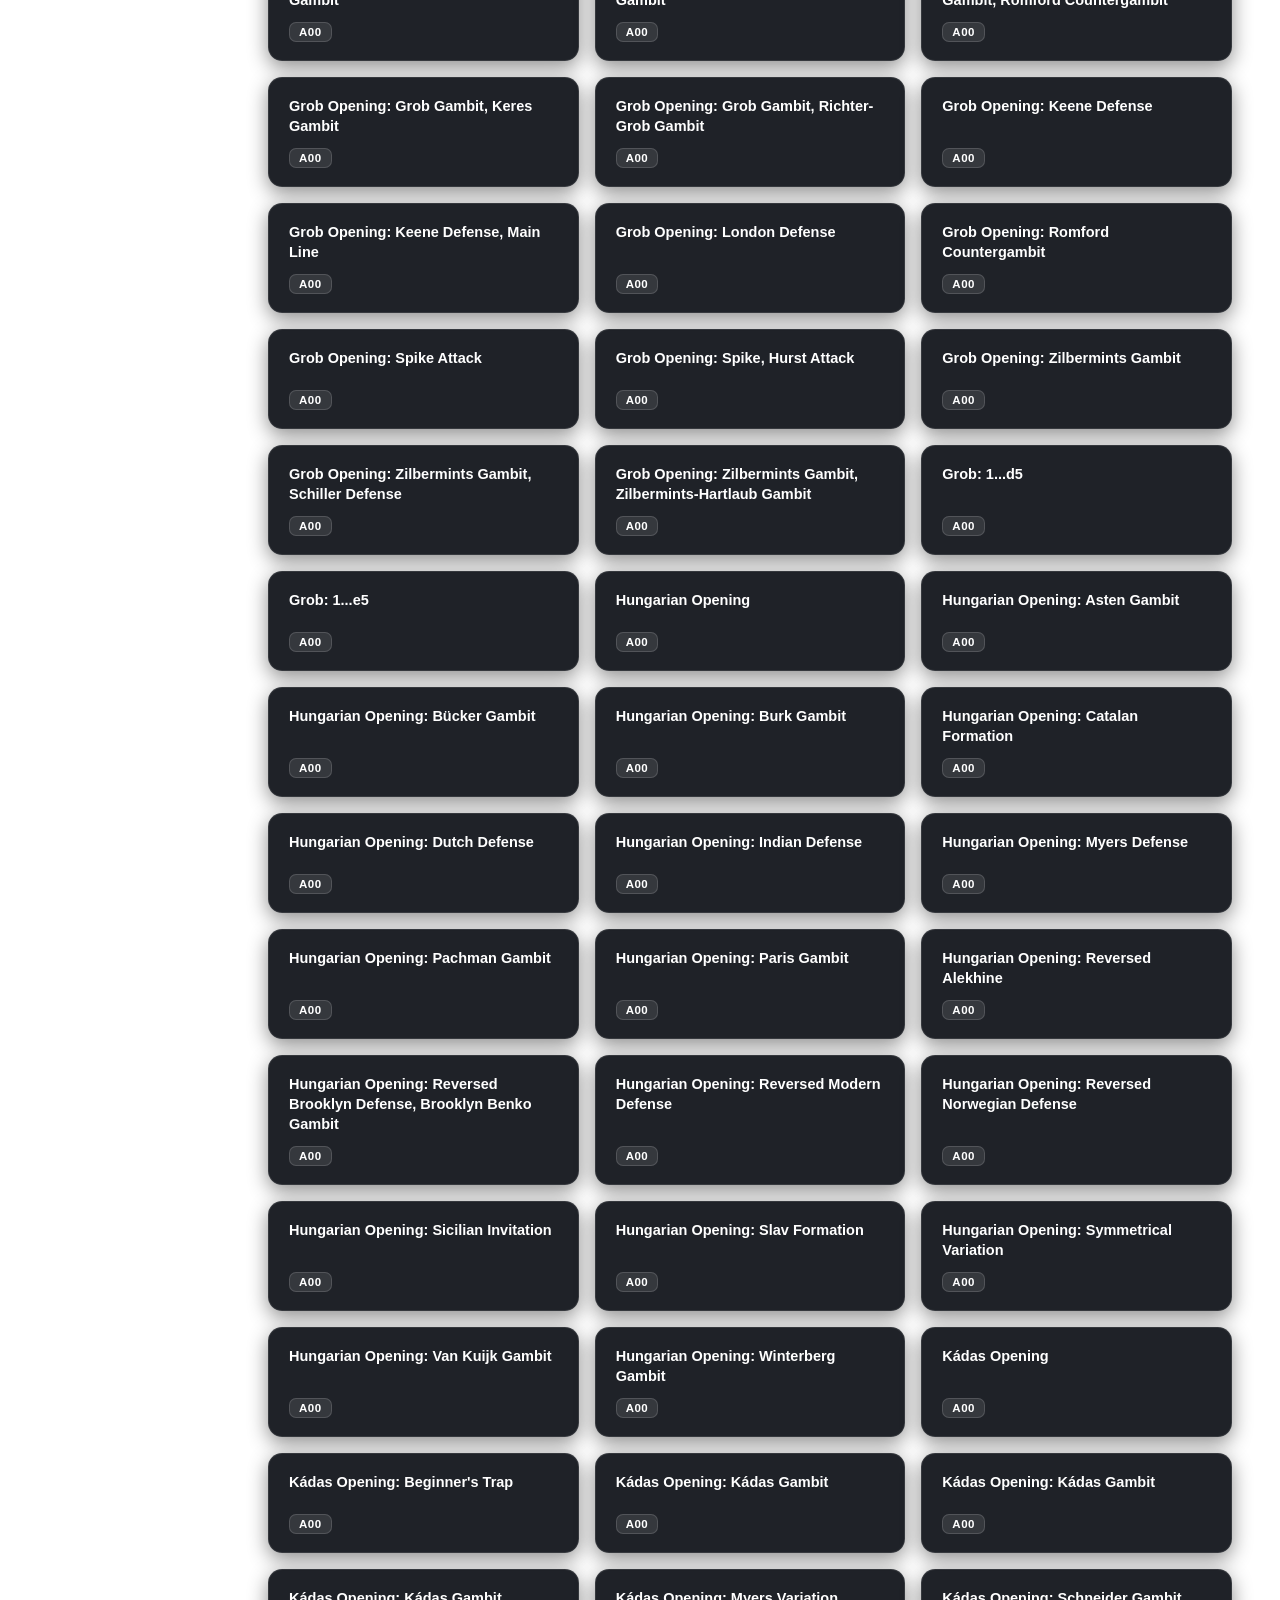
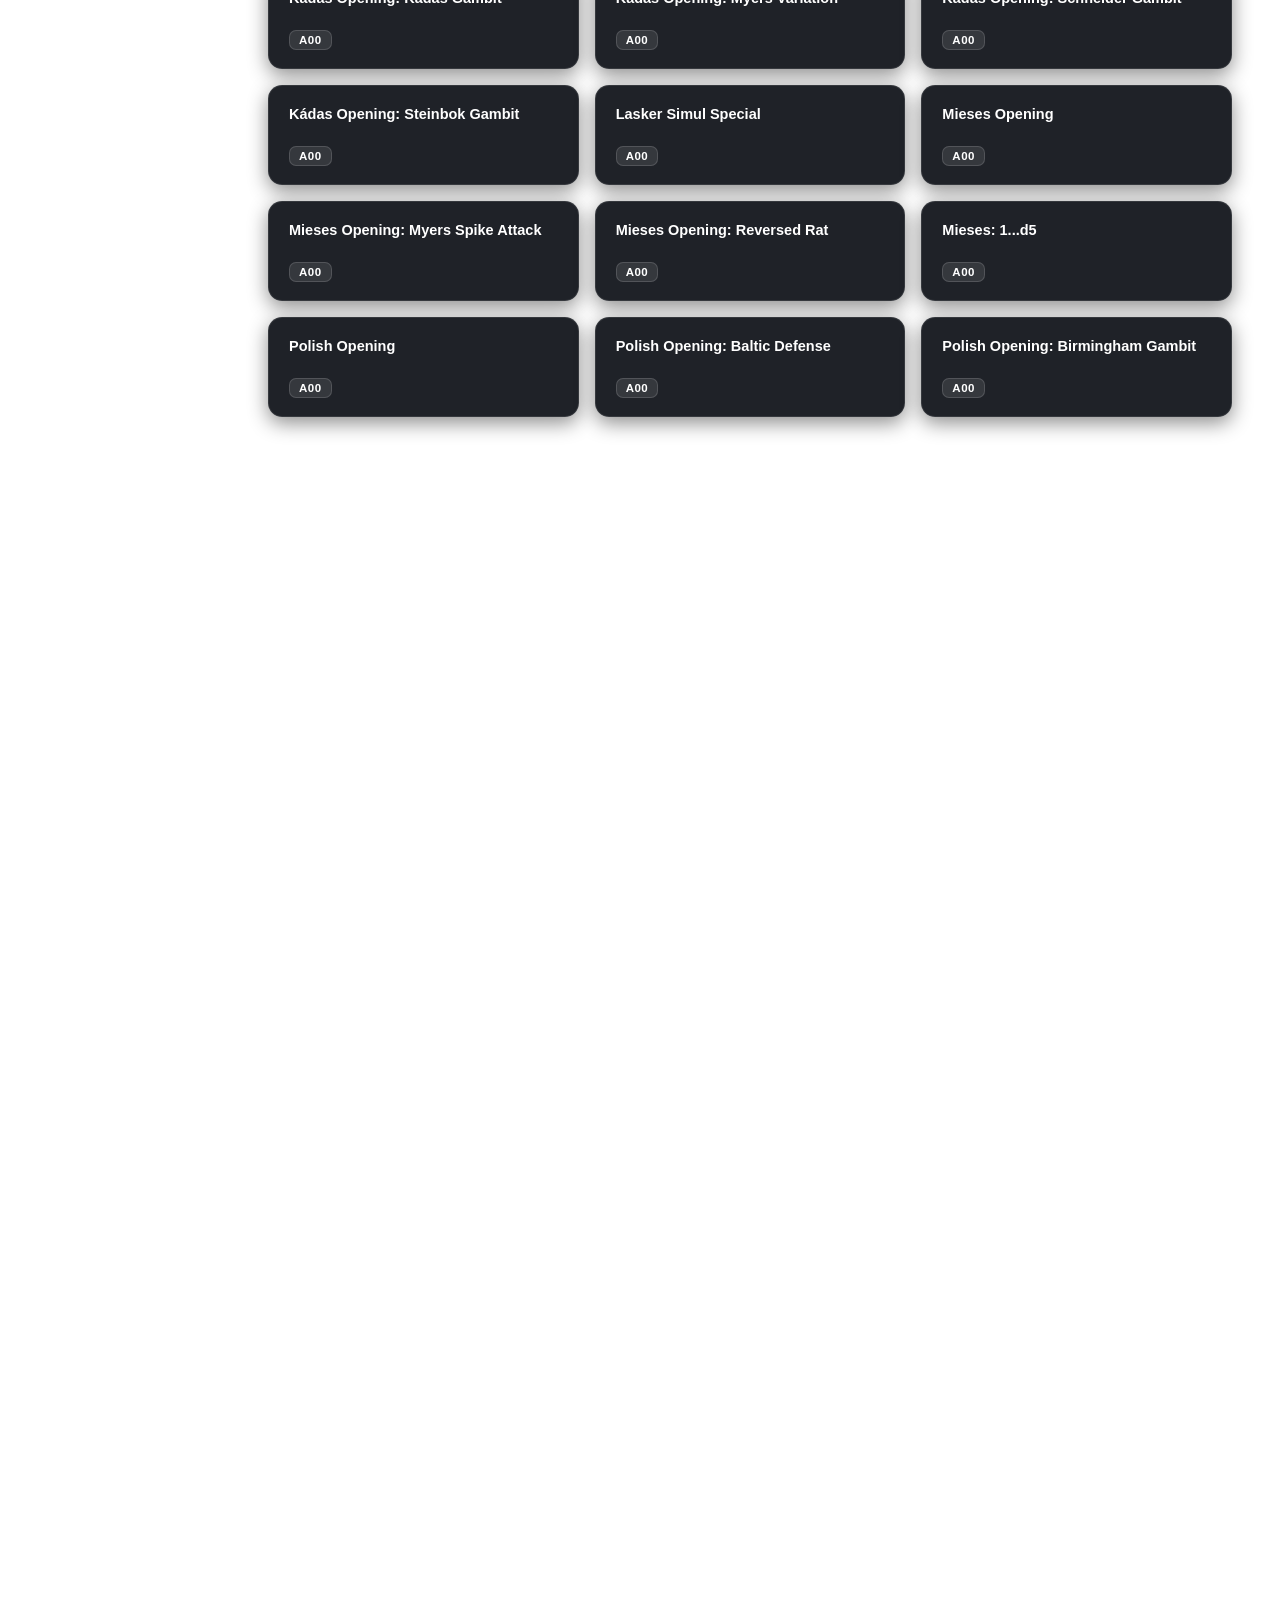
<file: opening-explorer/index.html>
<!doctype html>
<!-- Cheese — Opening Explorer page -->
<html lang="en">
  <head>
    <meta charset="UTF-8" />
    <meta name="viewport" content="width=device-width, initial-scale=1.0" />
    <title>Cheese — Opening Explorer</title>
    <meta name="description" content="Cheese Opening Explorer — browse and study opening theory." />
    <link rel="stylesheet" href="style.css" />
    <link rel="stylesheet" href="../mobile-gate.css" />
  </head>

  <body>

    <!-- MOBILE GATE (small viewports only) -->
    <div class="mobile-gate">
      <div class="mobile-gate-card">
        <svg class="mobile-gate-icon" viewBox="0 0 24 24" fill="none" stroke="currentColor" stroke-width="1.6" stroke-linecap="round" stroke-linejoin="round" aria-hidden="true">
          <rect x="2" y="3" width="20" height="14" rx="2"/><line x1="8" y1="21" x2="16" y2="21"/><line x1="12" y1="17" x2="12" y2="21"/>
        </svg>
        <h1 class="mobile-gate-title">Mobile Support Coming Soon</h1>
        <p class="mobile-gate-text">Cheese v1.2 is currently optimized for desktop devices. Mobile support is still under development, and a future update will bring a fully responsive experience. Sorry for the inconvenience &mdash; thanks for your patience.</p>
      </div>
    </div>

    <!-- LEFT NAV SIDEBAR -->
    <nav class="left-nav">

      <a href="../index.html" class="left-nav-logo" aria-label="Cheese — Home">
        <svg class="left-nav-logo-icon" viewBox="0 0 32 32" fill="none" xmlns="http://www.w3.org/2000/svg">
          <circle cx="16" cy="16" r="14" fill="rgba(255,255,255,0.08)" stroke="rgba(255,255,255,0.18)" stroke-width="1.5"/>
          <path d="M10 24 L10 21 C10 21 8 19 8 16 C8 12 11 9 13 8 C13 8 12 10 13 11 C14 10 15 8 17 8 C20 8 22 10 22 13 C22 16 20 18 19 19 L19 24 Z" fill="rgba(255,255,255,0.75)"/>
          <rect x="9" y="23.5" width="14" height="2" rx="1" fill="rgba(255,255,255,0.6)"/>
        </svg>
        <span class="left-nav-logo-text">Cheese</span>
      </a>

      <ul class="left-nav-items">

        <li>
          <a href="../Analysis/index.html" class="left-nav-item left-nav-item-link">
            <svg class="left-nav-icon" viewBox="0 0 24 24" fill="none" stroke="currentColor" stroke-width="1.8" stroke-linecap="round" stroke-linejoin="round">
              <polyline points="22 12 18 12 15 21 9 3 6 12 2 12"/>
            </svg>
            <span>Analysis</span>
          </a>
        </li>

        <li>
          <a href="../opening-explorer/index.html" class="left-nav-item left-nav-active">
            <svg class="left-nav-icon" viewBox="0 0 24 24" fill="none" stroke="currentColor" stroke-width="1.8" stroke-linecap="round" stroke-linejoin="round">
              <path d="M12 2L2 7l10 5 10-5-10-5z"/><path d="M2 17l10 5 10-5"/><path d="M2 12l10 5 10-5"/>
            </svg>
            <span>Opening Explorer</span>
          </a>
        </li>

        <li>
          <a href="../Puzzles/index.html" class="left-nav-item left-nav-item-link">
            <svg class="left-nav-icon" viewBox="0 0 24 24" fill="none" stroke="currentColor" stroke-width="1.8" stroke-linecap="round" stroke-linejoin="round">
              <path d="M9 18V5l12-2v13"/><circle cx="6" cy="18" r="3"/><circle cx="18" cy="16" r="3"/>
            </svg>
            <span>Puzzles</span>
          </a>
        </li>

        <li>
          <a href="../Training/index.html" class="left-nav-item left-nav-item-link">
            <svg class="left-nav-icon" viewBox="0 0 24 24" fill="none" stroke="currentColor" stroke-width="1.8" stroke-linecap="round" stroke-linejoin="round">
              <path d="M2 3h6a4 4 0 0 1 4 4v14a3 3 0 0 0-3-3H2z"/><path d="M22 3h-6a4 4 0 0 0-4 4v14a3 3 0 0 1 3-3h7z"/>
            </svg>
            <span>Training</span>
          </a>
        </li>

        <li>
          <a href="../Database/index.html" class="left-nav-item left-nav-item-link">
            <svg class="left-nav-icon" viewBox="0 0 24 24" fill="none" stroke="currentColor" stroke-width="1.8" stroke-linecap="round" stroke-linejoin="round">
              <ellipse cx="12" cy="5" rx="9" ry="3"/><path d="M21 12c0 1.66-4 3-9 3s-9-1.34-9-3"/><path d="M3 5v14c0 1.66 4 3 9 3s9-1.34 9-3V5"/>
            </svg>
            <span>Database</span>
          </a>
        </li>

      </ul>

    </nav>

    <!-- MAIN CONTENT -->
    <div class="oe-container">

      <!-- HEADER -->
      <header class="oe-header">
        <h1 class="oe-page-title">Opening Explorer</h1>
        <p class="oe-page-subtitle">Search the ECO database of chess openings.</p>
      </header>

      <!-- SEARCH BAR -->
      <div class="oe-search-wrap">
        <svg class="oe-search-icon" viewBox="0 0 24 24" fill="none" stroke="currentColor" stroke-width="1.8" stroke-linecap="round" stroke-linejoin="round" aria-hidden="true">
          <circle cx="11" cy="11" r="8"/><line x1="21" y1="21" x2="16.65" y2="16.65"/>
        </svg>
        <input
          type="text"
          id="oeSearchInput"
          class="oe-search-input"
          placeholder="Search openings..."
          autocomplete="off"
          spellcheck="false"
        />
      </div>

      <!-- STATUS / COUNT -->
      <div class="oe-status" id="oeStatus">Loading openings…</div>

      <!-- RESULTS GRID -->
      <div class="oe-grid" id="oeGrid"></div>

      <!-- INFINITE-SCROLL SENTINEL -->
      <div id="oeSentinel" class="oe-sentinel"></div>

    </div>

    <script src="script.js"></script>
  </body>
</html>
</file>
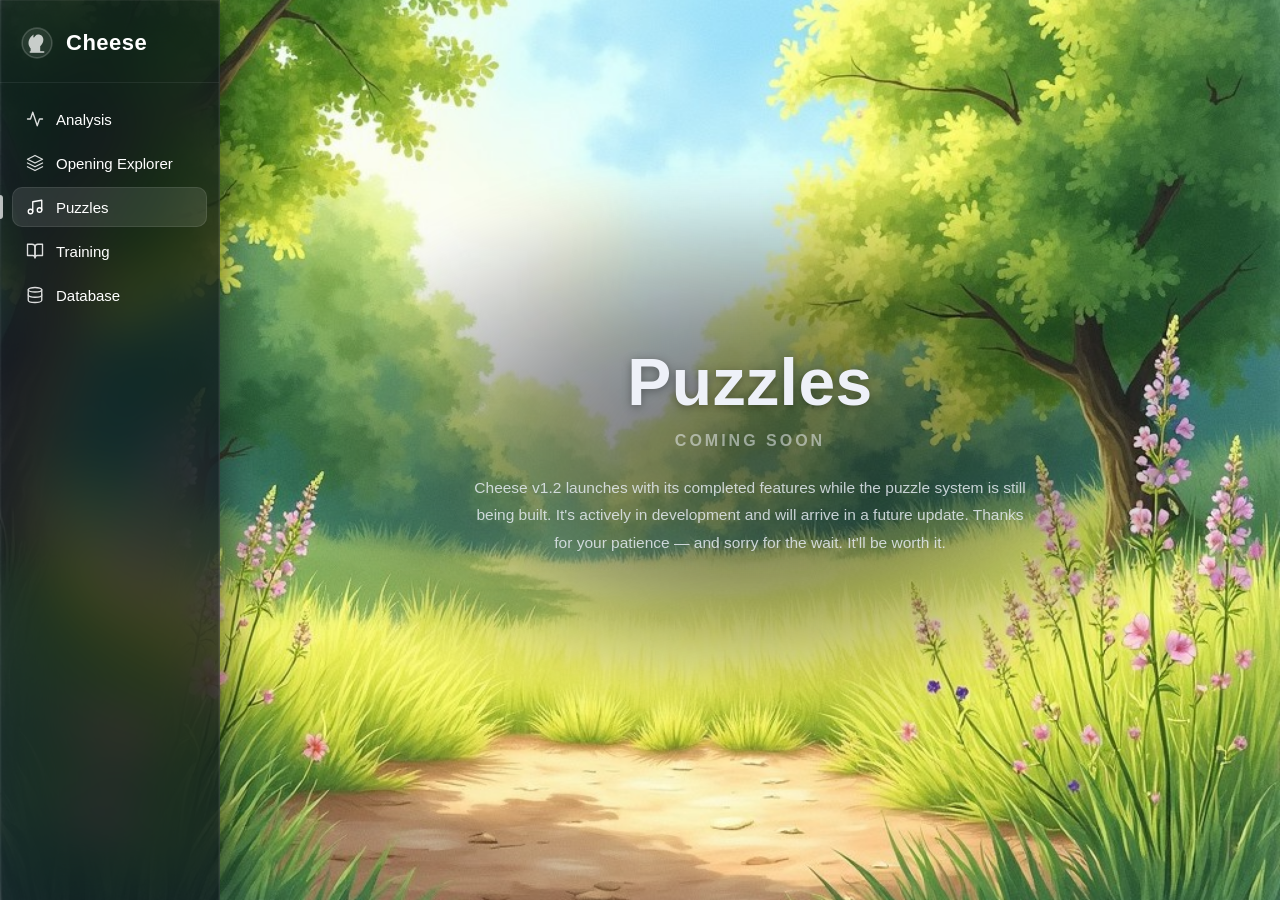
<file: Puzzles/index.html>
<!doctype html>
<!-- Cheese — Puzzles page -->
<html lang="en">
  <head>
    <meta charset="UTF-8" />
    <meta name="viewport" content="width=device-width, initial-scale=1.0" />
    <title>Cheese — Puzzles</title>
    <meta name="description" content="Cheese Puzzles — train your tactics." />
    <link rel="stylesheet" href="style.css" />
    <link rel="stylesheet" href="../mobile-gate.css" />
  </head>

  <body>

    <!-- MOBILE GATE (small viewports only) -->
    <div class="mobile-gate">
      <div class="mobile-gate-card">
        <svg class="mobile-gate-icon" viewBox="0 0 24 24" fill="none" stroke="currentColor" stroke-width="1.6" stroke-linecap="round" stroke-linejoin="round" aria-hidden="true">
          <rect x="2" y="3" width="20" height="14" rx="2"/><line x1="8" y1="21" x2="16" y2="21"/><line x1="12" y1="17" x2="12" y2="21"/>
        </svg>
        <h1 class="mobile-gate-title">Mobile Support Coming Soon</h1>
        <p class="mobile-gate-text">Cheese v1.2 is currently optimized for desktop devices. Mobile support is still under development, and a future update will bring a fully responsive experience. Sorry for the inconvenience &mdash; thanks for your patience.</p>
      </div>
    </div>

    <!-- LEFT NAV SIDEBAR -->
    <nav class="left-nav">

      <a href="../index.html" class="left-nav-logo" aria-label="Cheese — Home">
        <svg class="left-nav-logo-icon" viewBox="0 0 32 32" fill="none" xmlns="http://www.w3.org/2000/svg">
          <circle cx="16" cy="16" r="14" fill="rgba(255,255,255,0.08)" stroke="rgba(255,255,255,0.18)" stroke-width="1.5"/>
          <path d="M10 24 L10 21 C10 21 8 19 8 16 C8 12 11 9 13 8 C13 8 12 10 13 11 C14 10 15 8 17 8 C20 8 22 10 22 13 C22 16 20 18 19 19 L19 24 Z" fill="rgba(255,255,255,0.75)"/>
          <rect x="9" y="23.5" width="14" height="2" rx="1" fill="rgba(255,255,255,0.6)"/>
        </svg>
        <span class="left-nav-logo-text">Cheese</span>
      </a>

      <ul class="left-nav-items">

        <li>
          <a href="../Analysis/index.html" class="left-nav-item left-nav-item-link">
            <svg class="left-nav-icon" viewBox="0 0 24 24" fill="none" stroke="currentColor" stroke-width="1.8" stroke-linecap="round" stroke-linejoin="round">
              <polyline points="22 12 18 12 15 21 9 3 6 12 2 12"/>
            </svg>
            <span>Analysis</span>
          </a>
        </li>

        <li>
          <a href="../opening-explorer/index.html" class="left-nav-item left-nav-item-link">
            <svg class="left-nav-icon" viewBox="0 0 24 24" fill="none" stroke="currentColor" stroke-width="1.8" stroke-linecap="round" stroke-linejoin="round">
              <path d="M12 2L2 7l10 5 10-5-10-5z"/><path d="M2 17l10 5 10-5"/><path d="M2 12l10 5 10-5"/>
            </svg>
            <span>Opening Explorer</span>
          </a>
        </li>

        <a href="../Puzzles/index.html" class="left-nav-item left-nav-active">
          <svg class="left-nav-icon" viewBox="0 0 24 24" fill="none" stroke="currentColor" stroke-width="1.8" stroke-linecap="round" stroke-linejoin="round">
            <path d="M9 18V5l12-2v13"/><circle cx="6" cy="18" r="3"/><circle cx="18" cy="16" r="3"/>
          </svg>
          <span>Puzzles</span>
        </a>

        <li>
          <a href="../Training/index.html" class="left-nav-item left-nav-item-link">
            <svg class="left-nav-icon" viewBox="0 0 24 24" fill="none" stroke="currentColor" stroke-width="1.8" stroke-linecap="round" stroke-linejoin="round">
              <path d="M2 3h6a4 4 0 0 1 4 4v14a3 3 0 0 0-3-3H2z"/><path d="M22 3h-6a4 4 0 0 0-4 4v14a3 3 0 0 1 3-3h7z"/>
            </svg>
            <span>Training</span>
          </a>
        </li>

        <li>
          <a href="../Database/index.html" class="left-nav-item left-nav-item-link">
            <svg class="left-nav-icon" viewBox="0 0 24 24" fill="none" stroke="currentColor" stroke-width="1.8" stroke-linecap="round" stroke-linejoin="round">
              <ellipse cx="12" cy="5" rx="9" ry="3"/><path d="M21 12c0 1.66-4 3-9 3s-9-1.34-9-3"/><path d="M3 5v14c0 1.66 4 3 9 3s9-1.34 9-3V5"/>
            </svg>
            <span>Database</span>
          </a>
        </li>

      </ul>

    </nav>

    <!-- MAIN CONTENT — placeholder for the upcoming Puzzles feature -->
    <main class="puzzles-main">

      <section class="pz-hero">
        <h1 class="pz-title">Puzzles</h1>
        <p class="pz-subtitle">Coming Soon</p>
        <p class="pz-message">
          Cheese v1.2 launches with its completed features while the puzzle system is
          still being built. It's actively in development and will arrive in a future
          update. Thanks for your patience &mdash; and sorry for the wait. It'll be
          worth it.
        </p>
      </section>

    </main>

    <script src="script.js"></script>
  </body>
</html>
</file>
<file: style.css>
/* Cheese — Home page */
/* =====================
   RESET
   ===================== */

* {
    margin: 0;
    padding: 0;
    box-sizing: border-box;
}

/* =====================
   BODY
   ===================== */
/* Shared visual identity: the SAME background image as the Analysis and
   Opening Explorer pages (custom_bg1.png), cover-sized and fixed. */

body {
    height: 100vh;
    overflow: auto;
    background-image: url("Background/custom_bg1.png");
    background-size: cover;
    background-position: center;
    background-repeat: no-repeat;
    background-attachment: fixed;
    font-family: Arial, sans-serif;
    color: white;
}

/* =====================
   LEFT NAVIGATION SIDEBAR  (unchanged)
   ===================== */

.left-nav {
    position: fixed;
    left: 0;
    top: 0;
    width: 220px;
    height: 100vh;
    background: rgba(12, 16, 28, 0.72);
    backdrop-filter: blur(28px) saturate(135%);
    -webkit-backdrop-filter: blur(28px) saturate(135%);
    border-right: 1px solid rgba(255, 255, 255, 0.10);
    display: flex;
    flex-direction: column;
    z-index: 100;
    box-shadow: 6px 0 34px rgba(0, 0, 0, 0.45),
                inset 0 1px 0 rgba(255, 255, 255, 0.05),
                inset -1px 0 0 rgba(255, 255, 255, 0.04);
    padding: 0 0 24px 0;
}

/* LOGO */

a.left-nav-logo,
a.left-nav-item {
    text-decoration: none;
    color: inherit;
    display: flex;
}

a.left-nav-logo {
    cursor: pointer;
}

a.left-nav-logo:hover {
    background: rgba(255, 255, 255, 0.04);
}

/* Wrapper li for navigable items — no list styling */
.left-nav-items > li:has(a.left-nav-item-link) {
    list-style: none;
}

/* Navigable (non-active, non-disabled) nav item hover */
a.left-nav-item-link {
    cursor: pointer;
    width: 100%;
}

a.left-nav-item-link:hover {
    background: rgba(255, 255, 255, 0.07);
    color: rgba(255, 255, 255, 0.85);
    transform: translateX(3px);
}

.left-nav-logo {
    display: flex;
    align-items: center;
    gap: 12px;
    padding: 26px 20px 22px 20px;
    border-bottom: 1px solid rgba(255, 255, 255, 0.07);
    margin-bottom: 16px;
}

.left-nav-logo-icon {
    width: 34px;
    height: 34px;
    flex-shrink: 0;
}

.left-nav-logo-text {
    font-size: 22px;
    font-weight: 800;
    color: white;
    letter-spacing: 0.5px;
    font-family: Arial, sans-serif;
}

/* NAV LIST */

.left-nav-items {
    list-style: none;
    display: flex;
    flex-direction: column;
    gap: 4px;
    padding: 0 12px;
    flex: 1;
}

/* NAV ITEM */

.left-nav-item {
    display: flex;
    align-items: center;
    gap: 12px;
    padding: 11px 14px;
    border-radius: 10px;
    color: rgba(255, 255, 255, 0.55);
    font-size: 15px;
    font-weight: 500;
    font-family: Arial, sans-serif;
    cursor: default;
    transition: background 0.18s ease, color 0.18s ease, transform 0.15s ease;
    position: relative;
    user-select: none;
}

/* ACTIVE */

.left-nav-active {
    background: rgba(255, 255, 255, 0.10);
    color: white;
    cursor: default;
    box-shadow: inset 0 0 0 1px rgba(255, 255, 255, 0.09);
}

/* ACTIVE accent bar */

.left-nav-active::before {
    content: "";
    position: absolute;
    left: -12px;
    top: 50%;
    transform: translateY(-50%);
    width: 3px;
    height: 60%;
    background: rgba(255, 255, 255, 0.7);
    border-radius: 0 3px 3px 0;
}

/* DISABLED */

.left-nav-disabled {
    opacity: 0.45;
    cursor: not-allowed;
}

.left-nav-disabled:hover {
    background: rgba(255, 255, 255, 0.05);
    color: rgba(255, 255, 255, 0.65);
    transform: translateX(3px);
    opacity: 0.65;
}

/* COMING SOON tooltip */

.left-nav-disabled::after {
    content: attr(data-soon);
    position: absolute;
    left: calc(100% + 12px);
    top: 50%;
    transform: translateY(-50%) translateX(-4px);
    background: rgba(20, 26, 45, 0.96);
    color: rgba(255, 255, 255, 0.8);
    font-size: 12px;
    font-weight: 600;
    padding: 5px 10px;
    border-radius: 7px;
    white-space: nowrap;
    pointer-events: none;
    opacity: 0;
    transition: opacity 0.18s ease, transform 0.18s ease;
    border: 1px solid rgba(255, 255, 255, 0.1);
    z-index: 200;
}

.left-nav-disabled:hover::after {
    opacity: 1;
    transform: translateY(-50%) translateX(0);
}

/* ICON */

.left-nav-icon {
    width: 18px;
    height: 18px;
    flex-shrink: 0;
    opacity: 0.85;
}

/* =====================
   HOME CONTENT AREA
   ===================== */

.home-container {
    margin-left: 220px;
    min-height: 100vh;
    display: flex;
    flex-direction: column;
    align-items: center;
    padding: 84px 60px 88px 60px;
}

.home-inner {
    width: 100%;
    max-width: 1080px;
    display: flex;
    flex-direction: column;
    align-items: center;
}

/* =====================
   HERO
   ===================== */

.hero {
    position: relative;
    display: flex;
    flex-direction: column;
    align-items: center;
    text-align: center;
    gap: 18px;
    margin-bottom: 78px;
}

/* Soft dark scrim behind the hero so text reads clearly over the bright
   background. Purely visual — does not affect layout or spacing.
   Low opacity + blur + a gradient that fades out well inside the box, so it
   reads as a natural vignette with no visible circular edge. */
.hero::before {
    content: "";
    position: absolute;
    left: 50%;
    top: 50%;
    transform: translate(-50%, -50%);
    width: 185%;
    height: 215%;
    background: radial-gradient(ellipse at center,
                rgba(6, 9, 16, 0.30) 0%,
                rgba(6, 9, 16, 0.22) 30%,
                rgba(6, 9, 16, 0.10) 50%,
                rgba(6, 9, 16, 0.0) 70%);
    filter: blur(30px);
    z-index: -1;
    pointer-events: none;
}

/* Cheese logo — stands alone inside its own circular border */
.hero-icon {
    width: 92px;
    height: 92px;
    opacity: 0.96;
    filter: drop-shadow(0 6px 22px rgba(0, 0, 0, 0.4));
}

/* Off-white title for readability on the bright background, with a soft
   shadow for separation. */
.hero-title {
    font-size: 68px;
    font-weight: 800;
    letter-spacing: 0.5px;
    line-height: 1.04;
    color: #eef1f8;
    text-shadow: 0 1px 3px rgba(0, 0, 0, 0.55);
}

.hero-subtitle {
    font-size: 20px;
    font-weight: 600;
    color: rgba(244, 247, 253, 0.92);
    letter-spacing: 0.3px;
    text-shadow: 0 1px 3px rgba(0, 0, 0, 0.55);
}

.hero-desc {
    margin-top: 4px;
    max-width: 540px;
    font-size: 15px;
    line-height: 1.7;
    color: rgba(233, 238, 246, 0.82);
    text-shadow: 0 1px 3px rgba(0, 0, 0, 0.5);
}

.hero-tagline {
    margin-top: 2px;
    font-size: 12.5px;
    font-weight: 600;
    letter-spacing: 0.2px;
    color: rgba(233, 238, 246, 0.58);
    text-shadow: 0 1px 3px rgba(0, 0, 0, 0.5);
}

/* HERO BUTTONS */

.hero-actions {
    display: flex;
    flex-wrap: wrap;
    justify-content: center;
    gap: 14px;
    margin-top: 16px;
}

/* Second row holding the fourth button, centered beneath the first three */
.hero-actions-secondary {
    margin-top: 14px;
}

.home-btn {
    display: inline-flex;
    align-items: center;
    gap: 10px;
    padding: 14px 26px;
    border-radius: 13px;
    font-size: 15px;
    font-weight: 700;
    font-family: Arial, sans-serif;
    text-decoration: none;
    cursor: pointer;
    user-select: none;
    border: 1px solid transparent;
    transition: transform 0.2s cubic-bezier(0.22, 0.61, 0.36, 1),
                box-shadow 0.2s ease,
                background 0.2s ease,
                border-color 0.2s ease;
}

.home-btn svg {
    width: 18px;
    height: 18px;
}

/* Primary — the clear place to begin */
.home-btn-primary {
    background: rgba(244, 247, 253, 0.95);
    color: #0c1018;
    border-color: rgba(255, 255, 255, 0.55);
    box-shadow: 0 8px 24px rgba(0, 0, 0, 0.35);
}

.home-btn-primary:hover {
    background: #ffffff;
    transform: translateY(-2px);
    box-shadow: 0 16px 34px rgba(0, 0, 0, 0.45);
}

.home-btn-primary:active {
    transform: translateY(0);
    box-shadow: 0 6px 18px rgba(0, 0, 0, 0.4);
}

/* Secondary — dark glass */
.home-btn-ghost {
    background: rgba(13, 16, 22, 0.62);
    color: #eaeef7;
    border-color: rgba(255, 255, 255, 0.18);
    backdrop-filter: blur(14px) saturate(120%);
    -webkit-backdrop-filter: blur(14px) saturate(120%);
    box-shadow: 0 6px 22px rgba(0, 0, 0, 0.3);
}

.home-btn-ghost:hover {
    background: rgba(20, 25, 33, 0.74);
    border-color: rgba(255, 255, 255, 0.32);
    transform: translateY(-2px);
    box-shadow: 0 14px 30px rgba(0, 0, 0, 0.42);
}

.home-btn-ghost:active {
    transform: translateY(0);
    box-shadow: 0 6px 18px rgba(0, 0, 0, 0.35);
}

/* =====================
   FEATURES
   ===================== */

.features {
    width: 100%;
    display: flex;
    flex-direction: column;
    align-items: center;
}

.features-heading {
    font-size: 23px;
    font-weight: 700;
    letter-spacing: 0.2px;
    color: rgba(255, 255, 255, 0.9);
    text-shadow: 0 1px 3px rgba(0, 0, 0, 0.8),
                 0 2px 14px rgba(0, 0, 0, 0.5);
    margin-bottom: 30px;
}

.feature-grid {
    width: 100%;
    display: grid;
    grid-template-columns: repeat(auto-fit, minmax(280px, 1fr));
    gap: 18px;
}

/* FEATURE CARD — strong dark glass panel */
.feature-card {
    display: flex;
    flex-direction: column;
    gap: 14px;
    padding: 26px 24px;
    border-radius: 16px;
    background: rgba(13, 16, 22, 0.86);
    border: 1px solid rgba(255, 255, 255, 0.10);
    backdrop-filter: blur(20px) saturate(130%);
    -webkit-backdrop-filter: blur(20px) saturate(130%);
    box-shadow: 0 8px 26px rgba(0, 0, 0, 0.4),
                inset 0 1px 0 rgba(255, 255, 255, 0.04);
    transition: transform 0.22s cubic-bezier(0.22, 0.61, 0.36, 1),
                border-color 0.22s ease,
                box-shadow 0.22s ease,
                background 0.22s ease;
}

.feature-card:hover {
    transform: translateY(-5px);
    border-color: rgba(255, 255, 255, 0.20);
    background: rgba(18, 23, 32, 0.9);
    box-shadow: 0 18px 42px rgba(0, 0, 0, 0.52),
                inset 0 1px 0 rgba(255, 255, 255, 0.06);
}

.feature-card-icon {
    width: 46px;
    height: 46px;
    border-radius: 12px;
    display: flex;
    align-items: center;
    justify-content: center;
    background: rgba(255, 255, 255, 0.06);
    border: 1px solid rgba(255, 255, 255, 0.10);
    transition: background 0.22s ease, border-color 0.22s ease;
}

.feature-card-icon svg {
    width: 21px;
    height: 21px;
    color: rgba(255, 255, 255, 0.82);
}

.feature-card:hover .feature-card-icon {
    background: rgba(255, 255, 255, 0.10);
    border-color: rgba(255, 255, 255, 0.18);
}

.feature-card-title {
    font-size: 16.5px;
    font-weight: 700;
    color: #f2f5fb;
}

.feature-card-desc {
    font-size: 13.5px;
    line-height: 1.55;
    color: rgba(255, 255, 255, 0.6);
}

/* =====================
   MOTION — tasteful, on-load only
   ===================== */

@keyframes homeRise {
    from { opacity: 0; transform: translateY(16px); }
    to   { opacity: 1; transform: translateY(0); }
}

/* Hero fades up in a gentle cascade */
.hero-icon     { animation: homeRise 0.6s ease-out 0.02s both; }
.hero-title    { animation: homeRise 0.6s ease-out 0.10s both; }
.hero-subtitle { animation: homeRise 0.6s ease-out 0.18s both; }
.hero-desc     { animation: homeRise 0.6s ease-out 0.26s both; }
.hero-tagline  { animation: homeRise 0.6s ease-out 0.30s both; }
.hero-actions  { animation: homeRise 0.6s ease-out 0.34s both; }

.features-heading { animation: homeRise 0.6s ease-out 0.42s both; }

/* Feature cards settle in just after the hero, lightly staggered */
.feature-card { animation: homeRise 0.55s ease-out both; }
.feature-card:nth-child(1) { animation-delay: 0.48s; }
.feature-card:nth-child(2) { animation-delay: 0.55s; }
.feature-card:nth-child(3) { animation-delay: 0.62s; }
.feature-card:nth-child(4) { animation-delay: 0.69s; }
.feature-card:nth-child(5) { animation-delay: 0.76s; }
.feature-card:nth-child(6) { animation-delay: 0.83s; }

/* =====================
   RESPONSIVE
   ===================== */

@media (max-width: 1100px) {
    .hero-title { font-size: 60px; }
}

@media (max-width: 900px) {
    .home-container { padding: 64px 40px 72px 40px; }
    .hero { margin-bottom: 60px; }
    .hero-title { font-size: 52px; }
}

@media (max-width: 560px) {
    .home-container { padding: 48px 22px 60px 22px; }
    .hero-title { font-size: 42px; }
    .hero-subtitle { font-size: 17px; }
    .hero-actions { width: 100%; flex-direction: column; }
    .home-btn { width: 100%; justify-content: center; }
    .feature-grid { grid-template-columns: minmax(0, 1fr); }
}

/* =====================
   REDUCED MOTION
   ===================== */

@media (prefers-reduced-motion: reduce) {
    .hero-icon,
    .hero-title,
    .hero-subtitle,
    .hero-desc,
    .hero-tagline,
    .hero-actions,
    .features-heading,
    .feature-card,
    .home-btn {
        animation: none !important;
        transition: none !important;
    }
    .feature-card:hover,
    .home-btn:hover {
        transform: none;
    }
}
</file>
<file: mobile-gate.css>
/* Cheese — mobile gate (shown only on small viewports) */

/* Hidden by default so desktop sees absolutely no change. */
.mobile-gate { display: none; }

@media (max-width: 768px) {
    /* Hide the normal app but keep the body's Cheese background visible. */
    body > *:not(.mobile-gate) { display: none !important; }
    html, body { overflow: hidden !important; }

    .mobile-gate {
        display: flex;
        position: fixed;
        inset: 0;
        z-index: 99999;
        align-items: center;
        justify-content: center;
        padding: 24px;
        /* subtle scrim over the Cheese background for contrast */
        background: radial-gradient(120% 120% at 50% 38%,
                    rgba(6, 9, 16, 0.32), rgba(6, 9, 16, 0.64));
        animation: mobileGateFade 0.5s ease both;
    }
    @keyframes mobileGateFade { from { opacity: 0; } to { opacity: 1; } }

    .mobile-gate-card {
        width: min(92vw, 380px);
        padding: 34px 26px 30px;
        text-align: center;
        background: rgba(15, 19, 27, 0.72);
        border: 1px solid rgba(255, 255, 255, 0.12);
        border-radius: 20px;
        box-shadow: 0 24px 70px rgba(0, 0, 0, 0.55);
        -webkit-backdrop-filter: blur(22px) saturate(130%);
        backdrop-filter: blur(22px) saturate(130%);
        color: #f2f5fb;
        font-family: Arial, sans-serif;
        animation: mobileGatePop 0.55s cubic-bezier(0.22, 0.61, 0.36, 1) both;
    }
    @keyframes mobileGatePop {
        from { opacity: 0; transform: translateY(10px) scale(0.97); }
        to   { opacity: 1; transform: translateY(0) scale(1); }
    }

    .mobile-gate-icon {
        width: 44px;
        height: 44px;
        color: rgba(244, 247, 253, 0.85);
        margin-bottom: 18px;
    }
    .mobile-gate-title {
        font-size: 22px;
        font-weight: 800;
        letter-spacing: 0.2px;
        color: #eef1f8;
        margin: 0 0 12px 0;
    }
    .mobile-gate-text {
        font-size: 14px;
        line-height: 1.6;
        color: rgba(233, 238, 246, 0.78);
        margin: 0;
    }
}
</file>
<file: Database/style.css>
/* Cheese — Database page */
* {
    margin: 0;
    padding: 0;
    box-sizing: border-box;
}

/* =====================
   BODY
   ===================== */
/* Same background implementation as the Analysis page:
   custom_bg1.png, cover sizing, centred, no-repeat — so the page matches
   the rest of Cheese visually. */

body {
    height: 100vh;
    overflow: auto;
    background-image: url("Background/custom_bg1.png");
    background-size: cover;
    background-position: center;
    background-repeat: no-repeat;
    background-attachment: fixed;
    font-family: Arial, sans-serif;
    color: white;
}

/* =====================
   LEFT NAVIGATION SIDEBAR
   ===================== */

.left-nav {
    position: fixed;
    left: 0;
    top: 0;
    width: 220px;
    height: 100vh;
    background: rgba(12, 16, 28, 0.72);
    backdrop-filter: blur(28px) saturate(135%);
    -webkit-backdrop-filter: blur(28px) saturate(135%);
    border-right: 1px solid rgba(255, 255, 255, 0.10);
    display: flex;
    flex-direction: column;
    z-index: 100;
    box-shadow: 6px 0 34px rgba(0, 0, 0, 0.45),
                inset 0 1px 0 rgba(255, 255, 255, 0.05),
                inset -1px 0 0 rgba(255, 255, 255, 0.04);
    padding: 0 0 24px 0;
}

/* LOGO */

a.left-nav-logo,
a.left-nav-item {
    text-decoration: none;
    color: inherit;
    display: flex;
}

a.left-nav-logo {
    cursor: pointer;
}

a.left-nav-logo:hover {
    background: rgba(255, 255, 255, 0.04);
}

/* Navigable (non-active, non-disabled) nav item — clickable link.
   Explicit white text so the link never falls back to the inherited body
   colour. The active item is highlighted via its own active rule. */
a.left-nav-item-link {
    cursor: pointer;
    width: 100%;
    color: white;
}

a.left-nav-item-link:hover {
    background: rgba(255, 255, 255, 0.07);
    color: white;
    transform: translateX(3px);
}

.left-nav-logo {
    display: flex;
    align-items: center;
    gap: 12px;
    padding: 26px 20px 22px 20px;
    border-bottom: 1px solid rgba(255, 255, 255, 0.07);
    margin-bottom: 16px;
}

.left-nav-logo-icon {
    width: 34px;
    height: 34px;
    flex-shrink: 0;
}

.left-nav-logo-text {
    font-size: 22px;
    font-weight: 800;
    color: white;
    letter-spacing: 0.5px;
    font-family: Arial, sans-serif;
}

/* NAV LIST */

.left-nav-items {
    list-style: none;
    display: flex;
    flex-direction: column;
    gap: 4px;
    padding: 0 12px;
    flex: 1;
}

/* NAV ITEM */

.left-nav-item {
    display: flex;
    align-items: center;
    gap: 12px;
    padding: 11px 14px;
    border-radius: 10px;
    color: rgba(255, 255, 255, 0.55);
    font-size: 15px;
    font-weight: 500;
    font-family: Arial, sans-serif;
    cursor: default;
    transition: background 0.18s ease, color 0.18s ease, transform 0.15s ease;
    position: relative;
    user-select: none;
}

/* ACTIVE */

.left-nav-active {
    background: rgba(255, 255, 255, 0.10);
    color: white;
    cursor: default;
    box-shadow: inset 0 0 0 1px rgba(255, 255, 255, 0.09);
}

/* ACTIVE accent bar */

.left-nav-active::before {
    content: "";
    position: absolute;
    left: -12px;
    top: 50%;
    transform: translateY(-50%);
    width: 3px;
    height: 60%;
    background: rgba(255, 255, 255, 0.7);
    border-radius: 0 3px 3px 0;
}

/* DISABLED */

.left-nav-disabled {
    opacity: 0.45;
    cursor: not-allowed;
}

.left-nav-disabled:hover {
    background: rgba(255, 255, 255, 0.05);
    color: rgba(255, 255, 255, 0.65);
    transform: translateX(3px);
    opacity: 0.65;
}

/* COMING SOON tooltip */

.left-nav-disabled::after {
    content: attr(data-soon);
    position: absolute;
    left: calc(100% + 12px);
    top: 50%;
    transform: translateY(-50%) translateX(-4px);
    background: rgba(20, 26, 45, 0.96);
    color: rgba(255, 255, 255, 0.8);
    font-size: 12px;
    font-weight: 600;
    padding: 5px 10px;
    border-radius: 7px;
    white-space: nowrap;
    pointer-events: none;
    opacity: 0;
    transition: opacity 0.18s ease, transform 0.18s ease;
    border: 1px solid rgba(255, 255, 255, 0.1);
    z-index: 200;
}

.left-nav-disabled:hover::after {
    opacity: 1;
    transform: translateY(-50%) translateX(0);
}

/* ICON */

.left-nav-icon {
    width: 18px;
    height: 18px;
    flex-shrink: 0;
    opacity: 0.85;
}

/* ACTIVE — pure white text + icon (inactive items unchanged) */
/* Specificity (0,2,0) to override `a.left-nav-item { color: inherit }` (0,1,1).
   The icon uses stroke="currentColor", so pure-white text makes it white too. */

.left-nav-item.left-nav-active {
    color: #fff;
}

.left-nav-item.left-nav-active .left-nav-icon {
    opacity: 1;
}


/* =====================
   MAIN CONTENT
   ===================== */

.db-container {
    margin-left: 220px;
    min-height: 100vh;
    padding: 40px 48px 64px 48px;
}

/* HEADER */

.db-header {
    margin-bottom: 28px;
}

.db-page-title {
    font-size: 34px;
    font-weight: 800;
    letter-spacing: -0.5px;
    line-height: 1.1;
    color: #ffffff;
    text-shadow: 0 2px 14px rgba(0, 0, 0, 0.55);
    margin-bottom: 6px;
}

.db-page-subtitle {
    font-size: 14.5px;
    color: rgba(255, 255, 255, 0.96);
    font-weight: 600;
    text-shadow: 0 1px 3px rgba(0, 0, 0, 0.9),
                 0 2px 12px rgba(0, 0, 0, 0.7);
}

/* =====================
   PLAYERS GRID
   ===================== */

.db-view[hidden] { display: none; }

.db-players-grid {
    display: grid;
    grid-template-columns: repeat(auto-fill, 240px);
    justify-content: start;
    gap: 18px;
}

.db-player-card {
    border-radius: 16px;
    overflow: hidden;
    background: rgba(13, 16, 22, 0.86);
    border: 1px solid rgba(255, 255, 255, 0.10);
    backdrop-filter: blur(20px) saturate(130%);
    -webkit-backdrop-filter: blur(20px) saturate(130%);
    box-shadow: 0 8px 26px rgba(0, 0, 0, 0.4);
    cursor: pointer;
    user-select: none;
    transition: transform 0.22s cubic-bezier(0.22, 0.61, 0.36, 1),
                border-color 0.22s ease,
                box-shadow 0.22s ease;
    animation: dbFadeIn 0.45s ease-out both;
}

.db-player-card:hover {
    transform: translateY(-5px);
    border-color: rgba(255, 255, 255, 0.22);
    box-shadow: 0 18px 44px rgba(0, 0, 0, 0.55);
}

.db-player-card:active {
    transform: translateY(-1px) scale(0.99);
    transition-duration: 0.09s;
}

.db-player-card-photo {
    width: 100%;
    height: 172px;
    background-size: cover;
    background-position: center top;
    background-color: rgba(255, 255, 255, 0.04);
}

.db-player-card-body {
    display: flex;
    flex-direction: column;
    gap: 4px;
    padding: 14px 16px 16px 16px;
}

.db-player-card-name {
    font-size: 16px;
    font-weight: 700;
    color: #f2f5fb;
}

.db-player-card-hint {
    font-size: 12px;
    color: rgba(255, 255, 255, 0.45);
}

/* =====================
   PLAYER (GAMES) VIEW
   ===================== */

.db-back {
    display: inline-flex;
    align-items: center;
    gap: 8px;
    padding: 9px 15px 9px 12px;
    margin-bottom: 22px;
    border-radius: 10px;
    background: rgba(13, 16, 22, 0.6);
    border: 1px solid rgba(255, 255, 255, 0.12);
    color: rgba(255, 255, 255, 0.85);
    font-size: 13px;
    font-weight: 600;
    font-family: Arial, sans-serif;
    cursor: pointer;
    backdrop-filter: blur(12px);
    -webkit-backdrop-filter: blur(12px);
    transition: background 0.18s ease, border-color 0.18s ease, transform 0.18s ease;
}

.db-back:hover {
    background: rgba(20, 25, 33, 0.74);
    border-color: rgba(255, 255, 255, 0.24);
    transform: translateX(-2px);
}

.db-back svg {
    width: 15px;
    height: 15px;
}

.db-player-header {
    display: flex;
    align-items: center;
    gap: 18px;
    margin-bottom: 22px;
}

.db-player-photo {
    width: 76px;
    height: 76px;
    flex-shrink: 0;
    border-radius: 16px;
    background-size: cover;
    background-position: center top;
    background-color: rgba(255, 255, 255, 0.05);
    border: 1px solid rgba(255, 255, 255, 0.12);
    box-shadow: 0 6px 18px rgba(0, 0, 0, 0.4);
}

.db-player-name {
    font-size: 30px;
    font-weight: 800;
    letter-spacing: -0.5px;
    line-height: 1.1;
    color: #ffffff;
    text-shadow: 0 2px 14px rgba(0, 0, 0, 0.55);
}

.db-player-sub {
    margin-top: 3px;
    font-size: 14px;
    font-weight: 600;
    color: rgba(255, 255, 255, 0.6);
    text-shadow: 0 1px 3px rgba(0, 0, 0, 0.8);
}

.db-status {
    font-size: 13px;
    font-weight: 600;
    color: rgba(255, 255, 255, 0.92);
    margin-bottom: 18px;
    min-height: 16px;
    text-shadow: 0 1px 3px rgba(0, 0, 0, 0.9),
                 0 2px 12px rgba(0, 0, 0, 0.7);
}

/* =====================
   GAMES GRID — 4 per row (desktop)
   ===================== */

.db-games-grid {
    display: grid;
    grid-template-columns: repeat(4, 1fr);
    gap: 16px;
}

.db-game-card {
    display: flex;
    flex-direction: column;
    gap: 9px;
    padding: 16px 18px;
    min-height: 120px;
    border-radius: 14px;
    background: rgba(13, 16, 22, 0.9);
    border: 1px solid rgba(255, 255, 255, 0.10);
    box-shadow: 0 6px 20px rgba(0, 0, 0, 0.45);
    cursor: pointer;
    user-select: none;
    transition: transform 0.2s cubic-bezier(0.22, 0.61, 0.36, 1),
                border-color 0.2s ease,
                box-shadow 0.2s ease,
                background 0.2s ease;
    animation: dbFadeIn 0.4s ease-out both;
}

.db-game-card:hover {
    transform: translateY(-4px);
    border-color: rgba(255, 255, 255, 0.22);
    background: rgba(18, 23, 32, 0.92);
    box-shadow: 0 16px 38px rgba(0, 0, 0, 0.55);
}

.db-game-card:active {
    transform: translateY(-1px) scale(0.987);
    transition-duration: 0.09s;
}

.db-game-title {
    font-size: 15px;
    font-weight: 700;
    line-height: 1.35;
    color: #ffffff;
}

.db-game-event {
    flex: 1;
    font-size: 12.5px;
    line-height: 1.4;
    color: rgba(255, 255, 255, 0.6);
}

.db-game-foot {
    display: flex;
    align-items: center;
    gap: 8px;
    margin-top: 2px;
}

.db-game-date {
    font-size: 11.5px;
    color: rgba(255, 255, 255, 0.45);
}

.db-game-result {
    margin-left: auto;
    font-size: 11.5px;
    font-weight: 700;
    letter-spacing: 0.5px;
    color: #ffffff;
    background: rgba(255, 255, 255, 0.10);
    border: 1px solid rgba(255, 255, 255, 0.14);
    padding: 2px 9px;
    border-radius: 6px;
}

@keyframes dbFadeIn {
    from { opacity: 0; transform: translateY(12px); }
    to   { opacity: 1; transform: translateY(0); }
}

/* =====================
   RESPONSIVE
   ===================== */

@media (max-width: 1200px) {
    .db-games-grid { grid-template-columns: repeat(3, 1fr); }
}

@media (max-width: 860px) {
    .db-container { padding: 34px 32px 56px 32px; }
    .db-games-grid { grid-template-columns: repeat(2, 1fr); gap: 14px; }
}

@media (max-width: 560px) {
    .db-container { padding: 30px 20px 52px 20px; }
    .db-games-grid { grid-template-columns: 1fr; }
    .db-players-grid { grid-template-columns: 1fr; }
    .db-player-name { font-size: 26px; }
}

/* =====================
   REDUCED MOTION
   ===================== */

@media (prefers-reduced-motion: reduce) {
    .db-player-card,
    .db-game-card {
        animation: none !important;
        transition: none !important;
    }
    .db-player-card:hover,
    .db-game-card:hover {
        transform: none;
    }
}
</file>
<file: Home/style.css>
/* Cheese — Home page */
/* =====================
   RESET
   ===================== */

* {
    margin: 0;
    padding: 0;
    box-sizing: border-box;
}

/* =====================
   BODY
   ===================== */
/* Shared visual identity: the SAME background image as the Analysis and
   Opening Explorer pages (custom_bg1.png), cover-sized and fixed. */

body {
    height: 100vh;
    overflow: auto;
    background-image: url("Background/custom_bg1.png");
    background-size: cover;
    background-position: center;
    background-repeat: no-repeat;
    background-attachment: fixed;
    font-family: Arial, sans-serif;
    color: white;
}

/* =====================
   LEFT NAVIGATION SIDEBAR  (unchanged)
   ===================== */

.left-nav {
    position: fixed;
    left: 0;
    top: 0;
    width: 220px;
    height: 100vh;
    background: rgba(12, 16, 28, 0.72);
    backdrop-filter: blur(28px) saturate(135%);
    -webkit-backdrop-filter: blur(28px) saturate(135%);
    border-right: 1px solid rgba(255, 255, 255, 0.10);
    display: flex;
    flex-direction: column;
    z-index: 100;
    box-shadow: 6px 0 34px rgba(0, 0, 0, 0.45),
                inset 0 1px 0 rgba(255, 255, 255, 0.05),
                inset -1px 0 0 rgba(255, 255, 255, 0.04);
    padding: 0 0 24px 0;
}

/* LOGO */

a.left-nav-logo,
a.left-nav-item {
    text-decoration: none;
    color: inherit;
    display: flex;
}

a.left-nav-logo {
    cursor: pointer;
}

a.left-nav-logo:hover {
    background: rgba(255, 255, 255, 0.04);
}

/* Wrapper li for navigable items — no list styling */
.left-nav-items > li:has(a.left-nav-item-link) {
    list-style: none;
}

/* Navigable (non-active, non-disabled) nav item hover */
a.left-nav-item-link {
    cursor: pointer;
    width: 100%;
}

a.left-nav-item-link:hover {
    background: rgba(255, 255, 255, 0.07);
    color: rgba(255, 255, 255, 0.85);
    transform: translateX(3px);
}

.left-nav-logo {
    display: flex;
    align-items: center;
    gap: 12px;
    padding: 26px 20px 22px 20px;
    border-bottom: 1px solid rgba(255, 255, 255, 0.07);
    margin-bottom: 16px;
}

.left-nav-logo-icon {
    width: 34px;
    height: 34px;
    flex-shrink: 0;
}

.left-nav-logo-text {
    font-size: 22px;
    font-weight: 800;
    color: white;
    letter-spacing: 0.5px;
    font-family: Arial, sans-serif;
}

/* NAV LIST */

.left-nav-items {
    list-style: none;
    display: flex;
    flex-direction: column;
    gap: 4px;
    padding: 0 12px;
    flex: 1;
}

/* NAV ITEM */

.left-nav-item {
    display: flex;
    align-items: center;
    gap: 12px;
    padding: 11px 14px;
    border-radius: 10px;
    color: rgba(255, 255, 255, 0.55);
    font-size: 15px;
    font-weight: 500;
    font-family: Arial, sans-serif;
    cursor: default;
    transition: background 0.18s ease, color 0.18s ease, transform 0.15s ease;
    position: relative;
    user-select: none;
}

/* ACTIVE */

.left-nav-active {
    background: rgba(255, 255, 255, 0.10);
    color: white;
    cursor: default;
    box-shadow: inset 0 0 0 1px rgba(255, 255, 255, 0.09);
}

/* ACTIVE accent bar */

.left-nav-active::before {
    content: "";
    position: absolute;
    left: -12px;
    top: 50%;
    transform: translateY(-50%);
    width: 3px;
    height: 60%;
    background: rgba(255, 255, 255, 0.7);
    border-radius: 0 3px 3px 0;
}

/* DISABLED */

.left-nav-disabled {
    opacity: 0.45;
    cursor: not-allowed;
}

.left-nav-disabled:hover {
    background: rgba(255, 255, 255, 0.05);
    color: rgba(255, 255, 255, 0.65);
    transform: translateX(3px);
    opacity: 0.65;
}

/* COMING SOON tooltip */

.left-nav-disabled::after {
    content: attr(data-soon);
    position: absolute;
    left: calc(100% + 12px);
    top: 50%;
    transform: translateY(-50%) translateX(-4px);
    background: rgba(20, 26, 45, 0.96);
    color: rgba(255, 255, 255, 0.8);
    font-size: 12px;
    font-weight: 600;
    padding: 5px 10px;
    border-radius: 7px;
    white-space: nowrap;
    pointer-events: none;
    opacity: 0;
    transition: opacity 0.18s ease, transform 0.18s ease;
    border: 1px solid rgba(255, 255, 255, 0.1);
    z-index: 200;
}

.left-nav-disabled:hover::after {
    opacity: 1;
    transform: translateY(-50%) translateX(0);
}

/* ICON */

.left-nav-icon {
    width: 18px;
    height: 18px;
    flex-shrink: 0;
    opacity: 0.85;
}

/* =====================
   HOME CONTENT AREA
   ===================== */

.home-container {
    margin-left: 220px;
    min-height: 100vh;
    display: flex;
    flex-direction: column;
    align-items: center;
    padding: 84px 60px 88px 60px;
}

.home-inner {
    width: 100%;
    max-width: 1080px;
    display: flex;
    flex-direction: column;
    align-items: center;
}

/* =====================
   HERO
   ===================== */

.hero {
    position: relative;
    display: flex;
    flex-direction: column;
    align-items: center;
    text-align: center;
    gap: 18px;
    margin-bottom: 78px;
}

/* Soft dark scrim behind the hero so text reads clearly over the bright
   background. Purely visual — does not affect layout or spacing.
   Low opacity + blur + a gradient that fades out well inside the box, so it
   reads as a natural vignette with no visible circular edge. */
.hero::before {
    content: "";
    position: absolute;
    left: 50%;
    top: 50%;
    transform: translate(-50%, -50%);
    width: 185%;
    height: 215%;
    background: radial-gradient(ellipse at center,
                rgba(6, 9, 16, 0.30) 0%,
                rgba(6, 9, 16, 0.22) 30%,
                rgba(6, 9, 16, 0.10) 50%,
                rgba(6, 9, 16, 0.0) 70%);
    filter: blur(30px);
    z-index: -1;
    pointer-events: none;
}

/* Cheese logo — stands alone inside its own circular border */
.hero-icon {
    width: 92px;
    height: 92px;
    opacity: 0.96;
    filter: drop-shadow(0 6px 22px rgba(0, 0, 0, 0.4));
}

/* Off-white title for readability on the bright background, with a soft
   shadow for separation. */
.hero-title {
    font-size: 68px;
    font-weight: 800;
    letter-spacing: 0.5px;
    line-height: 1.04;
    color: #eef1f8;
    text-shadow: 0 1px 3px rgba(0, 0, 0, 0.55);
}

.hero-subtitle {
    font-size: 20px;
    font-weight: 600;
    color: rgba(244, 247, 253, 0.92);
    letter-spacing: 0.3px;
    text-shadow: 0 1px 3px rgba(0, 0, 0, 0.55);
}

.hero-desc {
    margin-top: 4px;
    max-width: 540px;
    font-size: 15px;
    line-height: 1.7;
    color: rgba(233, 238, 246, 0.82);
    text-shadow: 0 1px 3px rgba(0, 0, 0, 0.5);
}

.hero-tagline {
    margin-top: 2px;
    font-size: 12.5px;
    font-weight: 600;
    letter-spacing: 0.2px;
    color: rgba(233, 238, 246, 0.58);
    text-shadow: 0 1px 3px rgba(0, 0, 0, 0.5);
}

/* HERO BUTTONS */

.hero-actions {
    display: flex;
    flex-wrap: wrap;
    justify-content: center;
    gap: 14px;
    margin-top: 16px;
}

/* Second row holding the fourth button, centered beneath the first three */
.hero-actions-secondary {
    margin-top: 14px;
}

.home-btn {
    display: inline-flex;
    align-items: center;
    gap: 10px;
    padding: 14px 26px;
    border-radius: 13px;
    font-size: 15px;
    font-weight: 700;
    font-family: Arial, sans-serif;
    text-decoration: none;
    cursor: pointer;
    user-select: none;
    border: 1px solid transparent;
    transition: transform 0.2s cubic-bezier(0.22, 0.61, 0.36, 1),
                box-shadow 0.2s ease,
                background 0.2s ease,
                border-color 0.2s ease;
}

.home-btn svg {
    width: 18px;
    height: 18px;
}

/* Primary — the clear place to begin */
.home-btn-primary {
    background: rgba(244, 247, 253, 0.95);
    color: #0c1018;
    border-color: rgba(255, 255, 255, 0.55);
    box-shadow: 0 8px 24px rgba(0, 0, 0, 0.35);
}

.home-btn-primary:hover {
    background: #ffffff;
    transform: translateY(-2px);
    box-shadow: 0 16px 34px rgba(0, 0, 0, 0.45);
}

.home-btn-primary:active {
    transform: translateY(0);
    box-shadow: 0 6px 18px rgba(0, 0, 0, 0.4);
}

/* Secondary — dark glass */
.home-btn-ghost {
    background: rgba(13, 16, 22, 0.62);
    color: #eaeef7;
    border-color: rgba(255, 255, 255, 0.18);
    backdrop-filter: blur(14px) saturate(120%);
    -webkit-backdrop-filter: blur(14px) saturate(120%);
    box-shadow: 0 6px 22px rgba(0, 0, 0, 0.3);
}

.home-btn-ghost:hover {
    background: rgba(20, 25, 33, 0.74);
    border-color: rgba(255, 255, 255, 0.32);
    transform: translateY(-2px);
    box-shadow: 0 14px 30px rgba(0, 0, 0, 0.42);
}

.home-btn-ghost:active {
    transform: translateY(0);
    box-shadow: 0 6px 18px rgba(0, 0, 0, 0.35);
}

/* =====================
   FEATURES
   ===================== */

.features {
    width: 100%;
    display: flex;
    flex-direction: column;
    align-items: center;
}

.features-heading {
    font-size: 23px;
    font-weight: 700;
    letter-spacing: 0.2px;
    color: rgba(255, 255, 255, 0.9);
    text-shadow: 0 1px 3px rgba(0, 0, 0, 0.8),
                 0 2px 14px rgba(0, 0, 0, 0.5);
    margin-bottom: 30px;
}

.feature-grid {
    width: 100%;
    display: grid;
    grid-template-columns: repeat(auto-fit, minmax(280px, 1fr));
    gap: 18px;
}

/* FEATURE CARD — strong dark glass panel */
.feature-card {
    display: flex;
    flex-direction: column;
    gap: 14px;
    padding: 26px 24px;
    border-radius: 16px;
    background: rgba(13, 16, 22, 0.86);
    border: 1px solid rgba(255, 255, 255, 0.10);
    backdrop-filter: blur(20px) saturate(130%);
    -webkit-backdrop-filter: blur(20px) saturate(130%);
    box-shadow: 0 8px 26px rgba(0, 0, 0, 0.4),
                inset 0 1px 0 rgba(255, 255, 255, 0.04);
    transition: transform 0.22s cubic-bezier(0.22, 0.61, 0.36, 1),
                border-color 0.22s ease,
                box-shadow 0.22s ease,
                background 0.22s ease;
}

.feature-card:hover {
    transform: translateY(-5px);
    border-color: rgba(255, 255, 255, 0.20);
    background: rgba(18, 23, 32, 0.9);
    box-shadow: 0 18px 42px rgba(0, 0, 0, 0.52),
                inset 0 1px 0 rgba(255, 255, 255, 0.06);
}

.feature-card-icon {
    width: 46px;
    height: 46px;
    border-radius: 12px;
    display: flex;
    align-items: center;
    justify-content: center;
    background: rgba(255, 255, 255, 0.06);
    border: 1px solid rgba(255, 255, 255, 0.10);
    transition: background 0.22s ease, border-color 0.22s ease;
}

.feature-card-icon svg {
    width: 21px;
    height: 21px;
    color: rgba(255, 255, 255, 0.82);
}

.feature-card:hover .feature-card-icon {
    background: rgba(255, 255, 255, 0.10);
    border-color: rgba(255, 255, 255, 0.18);
}

.feature-card-title {
    font-size: 16.5px;
    font-weight: 700;
    color: #f2f5fb;
}

.feature-card-desc {
    font-size: 13.5px;
    line-height: 1.55;
    color: rgba(255, 255, 255, 0.6);
}

/* =====================
   MOTION — tasteful, on-load only
   ===================== */

@keyframes homeRise {
    from { opacity: 0; transform: translateY(16px); }
    to   { opacity: 1; transform: translateY(0); }
}

/* Hero fades up in a gentle cascade */
.hero-icon     { animation: homeRise 0.6s ease-out 0.02s both; }
.hero-title    { animation: homeRise 0.6s ease-out 0.10s both; }
.hero-subtitle { animation: homeRise 0.6s ease-out 0.18s both; }
.hero-desc     { animation: homeRise 0.6s ease-out 0.26s both; }
.hero-tagline  { animation: homeRise 0.6s ease-out 0.30s both; }
.hero-actions  { animation: homeRise 0.6s ease-out 0.34s both; }

.features-heading { animation: homeRise 0.6s ease-out 0.42s both; }

/* Feature cards settle in just after the hero, lightly staggered */
.feature-card { animation: homeRise 0.55s ease-out both; }
.feature-card:nth-child(1) { animation-delay: 0.48s; }
.feature-card:nth-child(2) { animation-delay: 0.55s; }
.feature-card:nth-child(3) { animation-delay: 0.62s; }
.feature-card:nth-child(4) { animation-delay: 0.69s; }
.feature-card:nth-child(5) { animation-delay: 0.76s; }
.feature-card:nth-child(6) { animation-delay: 0.83s; }

/* =====================
   RESPONSIVE
   ===================== */

@media (max-width: 1100px) {
    .hero-title { font-size: 60px; }
}

@media (max-width: 900px) {
    .home-container { padding: 64px 40px 72px 40px; }
    .hero { margin-bottom: 60px; }
    .hero-title { font-size: 52px; }
}

@media (max-width: 560px) {
    .home-container { padding: 48px 22px 60px 22px; }
    .hero-title { font-size: 42px; }
    .hero-subtitle { font-size: 17px; }
    .hero-actions { width: 100%; flex-direction: column; }
    .home-btn { width: 100%; justify-content: center; }
    .feature-grid { grid-template-columns: minmax(0, 1fr); }
}

/* =====================
   REDUCED MOTION
   ===================== */

@media (prefers-reduced-motion: reduce) {
    .hero-icon,
    .hero-title,
    .hero-subtitle,
    .hero-desc,
    .hero-tagline,
    .hero-actions,
    .features-heading,
    .feature-card,
    .home-btn {
        animation: none !important;
        transition: none !important;
    }
    .feature-card:hover,
    .home-btn:hover {
        transform: none;
    }
}
</file>
<file: Opening Explorer/style.css>
/* Cheese — Opening Explorer page */
* {
    margin: 0;
    padding: 0;
    box-sizing: border-box;
}

/* =====================
   BODY
   ===================== */
/* Same background implementation as the Analysis page:
   custom_bg1.png, cover sizing, centred, no-repeat — so the page matches
   Analysis visually. */

body {
    height: 100vh;
    overflow: auto;
    background-image: url("Background/custom_bg1.png");
    background-size: cover;
    background-position: center;
    background-repeat: no-repeat;
    background-attachment: fixed;
    font-family: Arial, sans-serif;
    color: white;
}

/* =====================
   LEFT NAVIGATION SIDEBAR
   ===================== */

.left-nav {
    position: fixed;
    left: 0;
    top: 0;
    width: 220px;
    height: 100vh;
    background: rgba(12, 16, 28, 0.72);
    backdrop-filter: blur(28px) saturate(135%);
    -webkit-backdrop-filter: blur(28px) saturate(135%);
    border-right: 1px solid rgba(255, 255, 255, 0.10);
    display: flex;
    flex-direction: column;
    z-index: 100;
    box-shadow: 6px 0 34px rgba(0, 0, 0, 0.45),
                inset 0 1px 0 rgba(255, 255, 255, 0.05),
                inset -1px 0 0 rgba(255, 255, 255, 0.04);
    padding: 0 0 24px 0;
}

/* LOGO */

a.left-nav-logo,
a.left-nav-item {
    text-decoration: none;
    color: inherit;
    display: flex;
}

a.left-nav-logo {
    cursor: pointer;
}

a.left-nav-logo:hover {
    background: rgba(255, 255, 255, 0.04);
}

/* Navigable (non-active, non-disabled) nav item — clickable link.
   Explicit white text so the link never falls back to the inherited body
   colour. The active item is highlighted via its own active rule. */
a.left-nav-item-link {
    cursor: pointer;
    width: 100%;
    color: white;
}

a.left-nav-item-link:hover {
    background: rgba(255, 255, 255, 0.07);
    color: white;
    transform: translateX(3px);
}

.left-nav-logo {
    display: flex;
    align-items: center;
    gap: 12px;
    padding: 26px 20px 22px 20px;
    border-bottom: 1px solid rgba(255, 255, 255, 0.07);
    margin-bottom: 16px;
}

.left-nav-logo-icon {
    width: 34px;
    height: 34px;
    flex-shrink: 0;
}

.left-nav-logo-text {
    font-size: 22px;
    font-weight: 800;
    color: white;
    letter-spacing: 0.5px;
    font-family: Arial, sans-serif;
}

/* NAV LIST */

.left-nav-items {
    list-style: none;
    display: flex;
    flex-direction: column;
    gap: 4px;
    padding: 0 12px;
    flex: 1;
}

/* NAV ITEM */

.left-nav-item {
    display: flex;
    align-items: center;
    gap: 12px;
    padding: 11px 14px;
    border-radius: 10px;
    color: rgba(255, 255, 255, 0.55);
    font-size: 15px;
    font-weight: 500;
    font-family: Arial, sans-serif;
    cursor: default;
    transition: background 0.18s ease, color 0.18s ease, transform 0.15s ease;
    position: relative;
    user-select: none;
}

/* ACTIVE */

.left-nav-active {
    background: rgba(255, 255, 255, 0.10);
    color: white;
    cursor: default;
    box-shadow: inset 0 0 0 1px rgba(255, 255, 255, 0.09);
}

/* ACTIVE accent bar */

.left-nav-active::before {
    content: "";
    position: absolute;
    left: -12px;
    top: 50%;
    transform: translateY(-50%);
    width: 3px;
    height: 60%;
    background: rgba(255, 255, 255, 0.7);
    border-radius: 0 3px 3px 0;
}

/* DISABLED */

.left-nav-disabled {
    opacity: 0.45;
    cursor: not-allowed;
}

.left-nav-disabled:hover {
    background: rgba(255, 255, 255, 0.05);
    color: rgba(255, 255, 255, 0.65);
    transform: translateX(3px);
    opacity: 0.65;
}

/* COMING SOON tooltip */

.left-nav-disabled::after {
    content: attr(data-soon);
    position: absolute;
    left: calc(100% + 12px);
    top: 50%;
    transform: translateY(-50%) translateX(-4px);
    background: rgba(20, 26, 45, 0.96);
    color: rgba(255, 255, 255, 0.8);
    font-size: 12px;
    font-weight: 600;
    padding: 5px 10px;
    border-radius: 7px;
    white-space: nowrap;
    pointer-events: none;
    opacity: 0;
    transition: opacity 0.18s ease, transform 0.18s ease;
    border: 1px solid rgba(255, 255, 255, 0.1);
    z-index: 200;
}

.left-nav-disabled:hover::after {
    opacity: 1;
    transform: translateY(-50%) translateX(0);
}

/* ICON */

.left-nav-icon {
    width: 18px;
    height: 18px;
    flex-shrink: 0;
    opacity: 0.85;
}

/* ACTIVE — pure white text + icon (inactive items unchanged) */
/* Specificity (0,2,0) to override `a.left-nav-item { color: inherit }` (0,1,1).
   The icon uses stroke="currentColor", so pure-white text makes it white too. */

.left-nav-item.left-nav-active {
    color: #fff;
}

.left-nav-item.left-nav-active .left-nav-icon {
    opacity: 1;
}

/* =====================
   MAIN CONTENT
   ===================== */

.oe-container {
    margin-left: 220px;
    min-height: 100vh;
    padding: 40px 48px 64px 48px;
}

/* HEADER */

.oe-header {
    margin-bottom: 26px;
}

.oe-page-title {
    font-size: 34px;
    font-weight: 800;
    letter-spacing: -0.5px;
    line-height: 1.1;
    color: #ffffff;
    text-shadow: 0 2px 14px rgba(0, 0, 0, 0.55);
    margin-bottom: 6px;
}

.oe-page-subtitle {
    font-size: 14.5px;
    color: rgba(255, 255, 255, 0.96);
    font-weight: 600;
    text-shadow: 0 1px 3px rgba(0, 0, 0, 0.9),
                 0 2px 12px rgba(0, 0, 0, 0.7);
}

/* =====================
   SEARCH BAR
   ===================== */
/* Solid dark panel — high contrast, no glass. Matches the opening cards.
   Premium feel: smooth focus animation, soft focus glow, generous padding. */

.oe-search-wrap {
    position: relative;
    max-width: 580px;
    margin-bottom: 18px;
}

.oe-search-icon {
    position: absolute;
    left: 17px;
    top: 50%;
    transform: translateY(-50%);
    width: 18px;
    height: 18px;
    color: rgba(255, 255, 255, 0.7);
    pointer-events: none;
    transition: color 0.22s ease, transform 0.22s ease;
}

/* Icon brightens + nudges when the field is focused */
.oe-search-wrap:focus-within .oe-search-icon {
    color: rgba(170, 190, 255, 0.95);
    transform: translateY(-50%) scale(1.06);
}

.oe-search-input {
    width: 100%;
    padding: 15px 18px 15px 48px;
    font-size: 15px;
    font-family: Arial, sans-serif;
    color: #ffffff;
    background: rgba(13, 16, 22, 0.92);
    border: 1px solid rgba(255, 255, 255, 0.14);
    border-radius: 14px;
    box-shadow: 0 6px 22px rgba(0, 0, 0, 0.45);
    outline: none;
    transition: border-color 0.22s ease, background 0.22s ease,
                box-shadow 0.22s ease, transform 0.22s ease;
}

.oe-search-input::placeholder {
    color: rgba(255, 255, 255, 0.6);
    transition: color 0.22s ease;
}

.oe-search-input:hover {
    border-color: rgba(255, 255, 255, 0.22);
    background: rgba(15, 18, 25, 0.94);
}

.oe-search-input:focus {
    border-color: rgba(150, 175, 255, 0.55);
    background: rgba(16, 20, 27, 0.97);
    transform: translateY(-1px);
    box-shadow: 0 0 0 3px rgba(120, 150, 255, 0.16),
                0 12px 30px rgba(0, 0, 0, 0.5);
}

.oe-search-input:focus::placeholder {
    color: rgba(255, 255, 255, 0.4);
}

/* =====================
   STATUS / COUNT
   ===================== */
/* Compact high-contrast chip — stronger typography, easier to read. */

.oe-status {
    display: inline-block;
    font-size: 13px;
    font-weight: 700;
    letter-spacing: 0.4px;
    color: #ffffff;
    background: rgba(255, 255, 255, 0.07);
    border: 1px solid rgba(255, 255, 255, 0.12);
    padding: 7px 15px;
    border-radius: 20px;
    margin-bottom: 22px;
    text-shadow: 0 1px 4px rgba(0, 0, 0, 0.8);
    backdrop-filter: blur(8px);
    -webkit-backdrop-filter: blur(8px);
    transition: background 0.2s ease, border-color 0.2s ease;
}

/* =====================
   RESULTS GRID
   ===================== */
/* Fluid auto-fill grid — cards rearrange naturally across every screen size
   while keeping spacing perfectly consistent. */

.oe-grid {
    display: grid;
    grid-template-columns: repeat(auto-fill, minmax(244px, 1fr));
    gap: 16px;
}

/* OPENING CARD — solid dark panel, high contrast (no glassmorphism).
   Animated entrance + interactive hover/press states. */

.oe-card {
    display: flex;
    flex-direction: column;
    gap: 12px;
    padding: 18px 20px;
    border-radius: 14px;
    background: rgba(13, 16, 22, 0.92);
    border: 1px solid rgba(255, 255, 255, 0.10);
    box-shadow: 0 6px 20px rgba(0, 0, 0, 0.45);
    min-height: 100px;
    cursor: pointer;
    user-select: none;
    /* Hidden until the row-reveal observer adds .is-revealed.
       Only opacity + transform animate, so reveals never touch layout. */
    opacity: 0;
    transform: translateY(10px);
    transition: opacity 0.3s ease-out,
                transform 0.3s ease-out,
                border-color 0.2s ease,
                box-shadow 0.2s ease,
                background 0.2s ease;
}

/* Revealed — every card in a row receives this at the same instant, and
   successive rows cascade down (timing is coordinated in script.js). */
.oe-card.is-revealed {
    opacity: 1;
    transform: translateY(0);
}

.oe-card:hover {
    background: rgba(22, 27, 36, 0.96);
    border-color: rgba(255, 255, 255, 0.30);
    transform: translateY(-4px) scale(1.015);
    box-shadow: 0 16px 38px rgba(0, 0, 0, 0.6);
}

/* Click press — quick dip, then the normal navigation to Analysis follows. */
.oe-card:active {
    transform: translateY(-1px) scale(0.987);
    box-shadow: 0 8px 22px rgba(0, 0, 0, 0.5);
    transition-duration: 0.09s;
}

.oe-card-name {
    font-size: 14.5px;
    font-weight: 600;
    color: #ffffff;
    line-height: 1.38;
    flex: 1;
}

.oe-card-eco {
    align-self: flex-start;
    font-size: 11.5px;
    font-weight: 700;
    letter-spacing: 0.5px;
    color: #ffffff;
    background: rgba(255, 255, 255, 0.10);
    border: 1px solid rgba(255, 255, 255, 0.14);
    padding: 3px 9px;
    border-radius: 7px;
    transition: background 0.2s ease, border-color 0.2s ease;
}

.oe-card:hover .oe-card-eco {
    background: rgba(255, 255, 255, 0.16);
    border-color: rgba(255, 255, 255, 0.24);
}

/* =====================
   EMPTY STATE
   ===================== */
/* Clean, centred message instead of a blank page. */

.oe-empty {
    grid-column: 1 / -1;
    display: flex;
    flex-direction: column;
    align-items: center;
    text-align: center;
    padding: 72px 20px;
    animation: oeFadeIn 0.32s ease both;
}

.oe-empty-icon {
    width: 56px;
    height: 56px;
    margin-bottom: 18px;
    border-radius: 50%;
    background-color: rgba(255, 255, 255, 0.05);
    border: 1px solid rgba(255, 255, 255, 0.12);
    background-image: url("data:image/svg+xml,%3Csvg xmlns='http://www.w3.org/2000/svg' viewBox='0 0 24 24' fill='none' stroke='%23ffffff' stroke-opacity='0.55' stroke-width='1.8' stroke-linecap='round' stroke-linejoin='round'%3E%3Ccircle cx='11' cy='11' r='7'/%3E%3Cline x1='21' y1='21' x2='16.65' y2='16.65'/%3E%3C/svg%3E");
    background-repeat: no-repeat;
    background-position: center;
    background-size: 26px 26px;
}

.oe-empty-title {
    font-size: 19px;
    font-weight: 800;
    letter-spacing: 0.2px;
    color: #ffffff;
    text-shadow: 0 2px 12px rgba(0, 0, 0, 0.6);
    margin-bottom: 8px;
}

.oe-empty-text {
    font-size: 13.5px;
    font-weight: 500;
    color: rgba(255, 255, 255, 0.6);
    line-height: 1.55;
    max-width: 360px;
    text-shadow: 0 1px 6px rgba(0, 0, 0, 0.5);
}

@keyframes oeFadeIn {
    from { opacity: 0; transform: translateY(8px); }
    to   { opacity: 1; transform: translateY(0); }
}

/* INFINITE-SCROLL SENTINEL */

.oe-sentinel {
    height: 1px;
    width: 100%;
}

/* =====================
   RESPONSIVE GRID
   ===================== */
/* The auto-fill grid handles most resizing on its own; these tune the card
   floor and page padding for laptop, tablet, and mobile. */

@media (max-width: 1100px) {
    .oe-grid {
        grid-template-columns: repeat(auto-fill, minmax(220px, 1fr));
    }
}

@media (max-width: 820px) {
    .oe-container {
        padding: 34px 32px 56px 32px;
    }
    .oe-grid {
        grid-template-columns: repeat(auto-fill, minmax(200px, 1fr));
        gap: 14px;
    }
}

@media (max-width: 560px) {
    .oe-container {
        padding: 30px 20px 52px 20px;
    }
    .oe-grid {
        grid-template-columns: 1fr;
    }
    .oe-search-wrap {
        max-width: 100%;
    }
}

/* =====================
   REDUCED MOTION
   ===================== */
/* Respect users who prefer fewer animations — keep everything functional,
   just without the motion. */

@media (prefers-reduced-motion: reduce) {
    .oe-card,
    .oe-empty,
    .oe-search-input,
    .oe-search-icon {
        animation: none !important;
        transition: none !important;
    }
    /* Always visible, no motion — defensive even if reveal never runs. */
    .oe-card {
        opacity: 1 !important;
        transform: none !important;
    }
    .oe-card:hover {
        transform: none;
    }
}
</file>
<file: opening-explorer/style.css>
/* Cheese — Opening Explorer page */
* {
    margin: 0;
    padding: 0;
    box-sizing: border-box;
}

/* =====================
   BODY
   ===================== */
/* Same background implementation as the Analysis page:
   custom_bg1.png, cover sizing, centred, no-repeat — so the page matches
   Analysis visually. */

body {
    height: 100vh;
    overflow: auto;
    background-image: url("Background/custom_bg1.png");
    background-size: cover;
    background-position: center;
    background-repeat: no-repeat;
    background-attachment: fixed;
    font-family: Arial, sans-serif;
    color: white;
}

/* =====================
   LEFT NAVIGATION SIDEBAR
   ===================== */

.left-nav {
    position: fixed;
    left: 0;
    top: 0;
    width: 220px;
    height: 100vh;
    background: rgba(12, 16, 28, 0.72);
    backdrop-filter: blur(28px) saturate(135%);
    -webkit-backdrop-filter: blur(28px) saturate(135%);
    border-right: 1px solid rgba(255, 255, 255, 0.10);
    display: flex;
    flex-direction: column;
    z-index: 100;
    box-shadow: 6px 0 34px rgba(0, 0, 0, 0.45),
                inset 0 1px 0 rgba(255, 255, 255, 0.05),
                inset -1px 0 0 rgba(255, 255, 255, 0.04);
    padding: 0 0 24px 0;
}

/* LOGO */

a.left-nav-logo,
a.left-nav-item {
    text-decoration: none;
    color: inherit;
    display: flex;
}

a.left-nav-logo {
    cursor: pointer;
}

a.left-nav-logo:hover {
    background: rgba(255, 255, 255, 0.04);
}

/* Navigable (non-active, non-disabled) nav item — clickable link.
   Explicit white text so the link never falls back to the inherited body
   colour. The active item is highlighted via its own active rule. */
a.left-nav-item-link {
    cursor: pointer;
    width: 100%;
    color: white;
}

a.left-nav-item-link:hover {
    background: rgba(255, 255, 255, 0.07);
    color: white;
    transform: translateX(3px);
}

.left-nav-logo {
    display: flex;
    align-items: center;
    gap: 12px;
    padding: 26px 20px 22px 20px;
    border-bottom: 1px solid rgba(255, 255, 255, 0.07);
    margin-bottom: 16px;
}

.left-nav-logo-icon {
    width: 34px;
    height: 34px;
    flex-shrink: 0;
}

.left-nav-logo-text {
    font-size: 22px;
    font-weight: 800;
    color: white;
    letter-spacing: 0.5px;
    font-family: Arial, sans-serif;
}

/* NAV LIST */

.left-nav-items {
    list-style: none;
    display: flex;
    flex-direction: column;
    gap: 4px;
    padding: 0 12px;
    flex: 1;
}

/* NAV ITEM */

.left-nav-item {
    display: flex;
    align-items: center;
    gap: 12px;
    padding: 11px 14px;
    border-radius: 10px;
    color: rgba(255, 255, 255, 0.55);
    font-size: 15px;
    font-weight: 500;
    font-family: Arial, sans-serif;
    cursor: default;
    transition: background 0.18s ease, color 0.18s ease, transform 0.15s ease;
    position: relative;
    user-select: none;
}

/* ACTIVE */

.left-nav-active {
    background: rgba(255, 255, 255, 0.10);
    color: white;
    cursor: default;
    box-shadow: inset 0 0 0 1px rgba(255, 255, 255, 0.09);
}

/* ACTIVE accent bar */

.left-nav-active::before {
    content: "";
    position: absolute;
    left: -12px;
    top: 50%;
    transform: translateY(-50%);
    width: 3px;
    height: 60%;
    background: rgba(255, 255, 255, 0.7);
    border-radius: 0 3px 3px 0;
}

/* DISABLED */

.left-nav-disabled {
    opacity: 0.45;
    cursor: not-allowed;
}

.left-nav-disabled:hover {
    background: rgba(255, 255, 255, 0.05);
    color: rgba(255, 255, 255, 0.65);
    transform: translateX(3px);
    opacity: 0.65;
}

/* COMING SOON tooltip */

.left-nav-disabled::after {
    content: attr(data-soon);
    position: absolute;
    left: calc(100% + 12px);
    top: 50%;
    transform: translateY(-50%) translateX(-4px);
    background: rgba(20, 26, 45, 0.96);
    color: rgba(255, 255, 255, 0.8);
    font-size: 12px;
    font-weight: 600;
    padding: 5px 10px;
    border-radius: 7px;
    white-space: nowrap;
    pointer-events: none;
    opacity: 0;
    transition: opacity 0.18s ease, transform 0.18s ease;
    border: 1px solid rgba(255, 255, 255, 0.1);
    z-index: 200;
}

.left-nav-disabled:hover::after {
    opacity: 1;
    transform: translateY(-50%) translateX(0);
}

/* ICON */

.left-nav-icon {
    width: 18px;
    height: 18px;
    flex-shrink: 0;
    opacity: 0.85;
}

/* ACTIVE — pure white text + icon (inactive items unchanged) */
/* Specificity (0,2,0) to override `a.left-nav-item { color: inherit }` (0,1,1).
   The icon uses stroke="currentColor", so pure-white text makes it white too. */

.left-nav-item.left-nav-active {
    color: #fff;
}

.left-nav-item.left-nav-active .left-nav-icon {
    opacity: 1;
}

/* =====================
   MAIN CONTENT
   ===================== */

.oe-container {
    margin-left: 220px;
    min-height: 100vh;
    padding: 40px 48px 64px 48px;
}

/* HEADER */

.oe-header {
    margin-bottom: 26px;
}

.oe-page-title {
    font-size: 34px;
    font-weight: 800;
    letter-spacing: -0.5px;
    line-height: 1.1;
    color: #ffffff;
    text-shadow: 0 2px 14px rgba(0, 0, 0, 0.55);
    margin-bottom: 6px;
}

.oe-page-subtitle {
    font-size: 14.5px;
    color: rgba(255, 255, 255, 0.96);
    font-weight: 600;
    text-shadow: 0 1px 3px rgba(0, 0, 0, 0.9),
                 0 2px 12px rgba(0, 0, 0, 0.7);
}

/* =====================
   SEARCH BAR
   ===================== */
/* Solid dark panel — high contrast, no glass. Matches the opening cards.
   Premium feel: smooth focus animation, soft focus glow, generous padding. */

.oe-search-wrap {
    position: relative;
    max-width: 580px;
    margin-bottom: 18px;
}

.oe-search-icon {
    position: absolute;
    left: 17px;
    top: 50%;
    transform: translateY(-50%);
    width: 18px;
    height: 18px;
    color: rgba(255, 255, 255, 0.7);
    pointer-events: none;
    transition: color 0.22s ease, transform 0.22s ease;
}

/* Icon brightens + nudges when the field is focused */
.oe-search-wrap:focus-within .oe-search-icon {
    color: rgba(170, 190, 255, 0.95);
    transform: translateY(-50%) scale(1.06);
}

.oe-search-input {
    width: 100%;
    padding: 15px 18px 15px 48px;
    font-size: 15px;
    font-family: Arial, sans-serif;
    color: #ffffff;
    background: rgba(13, 16, 22, 0.92);
    border: 1px solid rgba(255, 255, 255, 0.14);
    border-radius: 14px;
    box-shadow: 0 6px 22px rgba(0, 0, 0, 0.45);
    outline: none;
    transition: border-color 0.22s ease, background 0.22s ease,
                box-shadow 0.22s ease, transform 0.22s ease;
}

.oe-search-input::placeholder {
    color: rgba(255, 255, 255, 0.6);
    transition: color 0.22s ease;
}

.oe-search-input:hover {
    border-color: rgba(255, 255, 255, 0.22);
    background: rgba(15, 18, 25, 0.94);
}

.oe-search-input:focus {
    border-color: rgba(150, 175, 255, 0.55);
    background: rgba(16, 20, 27, 0.97);
    transform: translateY(-1px);
    box-shadow: 0 0 0 3px rgba(120, 150, 255, 0.16),
                0 12px 30px rgba(0, 0, 0, 0.5);
}

.oe-search-input:focus::placeholder {
    color: rgba(255, 255, 255, 0.4);
}

/* =====================
   STATUS / COUNT
   ===================== */
/* Compact high-contrast chip — stronger typography, easier to read. */

.oe-status {
    display: inline-block;
    font-size: 13px;
    font-weight: 700;
    letter-spacing: 0.4px;
    color: #ffffff;
    background: rgba(255, 255, 255, 0.07);
    border: 1px solid rgba(255, 255, 255, 0.12);
    padding: 7px 15px;
    border-radius: 20px;
    margin-bottom: 22px;
    text-shadow: 0 1px 4px rgba(0, 0, 0, 0.8);
    backdrop-filter: blur(8px);
    -webkit-backdrop-filter: blur(8px);
    transition: background 0.2s ease, border-color 0.2s ease;
}

/* =====================
   RESULTS GRID
   ===================== */
/* Fluid auto-fill grid — cards rearrange naturally across every screen size
   while keeping spacing perfectly consistent. */

.oe-grid {
    display: grid;
    grid-template-columns: repeat(auto-fill, minmax(244px, 1fr));
    gap: 16px;
}

/* OPENING CARD — solid dark panel, high contrast (no glassmorphism).
   Animated entrance + interactive hover/press states. */

.oe-card {
    display: flex;
    flex-direction: column;
    gap: 12px;
    padding: 18px 20px;
    border-radius: 14px;
    background: rgba(13, 16, 22, 0.92);
    border: 1px solid rgba(255, 255, 255, 0.10);
    box-shadow: 0 6px 20px rgba(0, 0, 0, 0.45);
    min-height: 100px;
    cursor: pointer;
    user-select: none;
    /* Hidden until the row-reveal observer adds .is-revealed.
       Only opacity + transform animate, so reveals never touch layout. */
    opacity: 0;
    transform: translateY(10px);
    transition: opacity 0.3s ease-out,
                transform 0.3s ease-out,
                border-color 0.2s ease,
                box-shadow 0.2s ease,
                background 0.2s ease;
}

/* Revealed — every card in a row receives this at the same instant, and
   successive rows cascade down (timing is coordinated in script.js). */
.oe-card.is-revealed {
    opacity: 1;
    transform: translateY(0);
}

.oe-card:hover {
    background: rgba(22, 27, 36, 0.96);
    border-color: rgba(255, 255, 255, 0.30);
    transform: translateY(-4px) scale(1.015);
    box-shadow: 0 16px 38px rgba(0, 0, 0, 0.6);
}

/* Click press — quick dip, then the normal navigation to Analysis follows. */
.oe-card:active {
    transform: translateY(-1px) scale(0.987);
    box-shadow: 0 8px 22px rgba(0, 0, 0, 0.5);
    transition-duration: 0.09s;
}

.oe-card-name {
    font-size: 14.5px;
    font-weight: 600;
    color: #ffffff;
    line-height: 1.38;
    flex: 1;
}

.oe-card-eco {
    align-self: flex-start;
    font-size: 11.5px;
    font-weight: 700;
    letter-spacing: 0.5px;
    color: #ffffff;
    background: rgba(255, 255, 255, 0.10);
    border: 1px solid rgba(255, 255, 255, 0.14);
    padding: 3px 9px;
    border-radius: 7px;
    transition: background 0.2s ease, border-color 0.2s ease;
}

.oe-card:hover .oe-card-eco {
    background: rgba(255, 255, 255, 0.16);
    border-color: rgba(255, 255, 255, 0.24);
}

/* =====================
   EMPTY STATE
   ===================== */
/* Clean, centred message instead of a blank page. */

.oe-empty {
    grid-column: 1 / -1;
    display: flex;
    flex-direction: column;
    align-items: center;
    text-align: center;
    padding: 72px 20px;
    animation: oeFadeIn 0.32s ease both;
}

.oe-empty-icon {
    width: 56px;
    height: 56px;
    margin-bottom: 18px;
    border-radius: 50%;
    background-color: rgba(255, 255, 255, 0.05);
    border: 1px solid rgba(255, 255, 255, 0.12);
    background-image: url("data:image/svg+xml,%3Csvg xmlns='http://www.w3.org/2000/svg' viewBox='0 0 24 24' fill='none' stroke='%23ffffff' stroke-opacity='0.55' stroke-width='1.8' stroke-linecap='round' stroke-linejoin='round'%3E%3Ccircle cx='11' cy='11' r='7'/%3E%3Cline x1='21' y1='21' x2='16.65' y2='16.65'/%3E%3C/svg%3E");
    background-repeat: no-repeat;
    background-position: center;
    background-size: 26px 26px;
}

.oe-empty-title {
    font-size: 19px;
    font-weight: 800;
    letter-spacing: 0.2px;
    color: #ffffff;
    text-shadow: 0 2px 12px rgba(0, 0, 0, 0.6);
    margin-bottom: 8px;
}

.oe-empty-text {
    font-size: 13.5px;
    font-weight: 500;
    color: rgba(255, 255, 255, 0.6);
    line-height: 1.55;
    max-width: 360px;
    text-shadow: 0 1px 6px rgba(0, 0, 0, 0.5);
}

@keyframes oeFadeIn {
    from { opacity: 0; transform: translateY(8px); }
    to   { opacity: 1; transform: translateY(0); }
}

/* INFINITE-SCROLL SENTINEL */

.oe-sentinel {
    height: 1px;
    width: 100%;
}

/* =====================
   RESPONSIVE GRID
   ===================== */
/* The auto-fill grid handles most resizing on its own; these tune the card
   floor and page padding for laptop, tablet, and mobile. */

@media (max-width: 1100px) {
    .oe-grid {
        grid-template-columns: repeat(auto-fill, minmax(220px, 1fr));
    }
}

@media (max-width: 820px) {
    .oe-container {
        padding: 34px 32px 56px 32px;
    }
    .oe-grid {
        grid-template-columns: repeat(auto-fill, minmax(200px, 1fr));
        gap: 14px;
    }
}

@media (max-width: 560px) {
    .oe-container {
        padding: 30px 20px 52px 20px;
    }
    .oe-grid {
        grid-template-columns: 1fr;
    }
    .oe-search-wrap {
        max-width: 100%;
    }
}

/* =====================
   REDUCED MOTION
   ===================== */
/* Respect users who prefer fewer animations — keep everything functional,
   just without the motion. */

@media (prefers-reduced-motion: reduce) {
    .oe-card,
    .oe-empty,
    .oe-search-input,
    .oe-search-icon {
        animation: none !important;
        transition: none !important;
    }
    /* Always visible, no motion — defensive even if reveal never runs. */
    .oe-card {
        opacity: 1 !important;
        transform: none !important;
    }
    .oe-card:hover {
        transform: none;
    }
}
</file>
<file: Puzzles/style.css>
/* Cheese — Puzzles page */
* {
    margin: 0;
    padding: 0;
    box-sizing: border-box;
}

/* =====================
   BODY
   ===================== */
/* Same background implementation as the Analysis page:
   custom_bg1.png, cover sizing, centred, no-repeat — so the page matches
   the rest of Cheese visually. */

body {
    height: 100vh;
    overflow: auto;
    background-image: url("Background/custom_bg1.png");
    background-size: cover;
    background-position: center;
    background-repeat: no-repeat;
    background-attachment: fixed;
    font-family: Arial, sans-serif;
    color: white;
}

/* =====================
   LEFT NAVIGATION SIDEBAR
   ===================== */

.left-nav {
    position: fixed;
    left: 0;
    top: 0;
    width: 220px;
    height: 100vh;
    background: rgba(12, 16, 28, 0.72);
    backdrop-filter: blur(28px) saturate(135%);
    -webkit-backdrop-filter: blur(28px) saturate(135%);
    border-right: 1px solid rgba(255, 255, 255, 0.10);
    display: flex;
    flex-direction: column;
    z-index: 100;
    box-shadow: 6px 0 34px rgba(0, 0, 0, 0.45),
                inset 0 1px 0 rgba(255, 255, 255, 0.05),
                inset -1px 0 0 rgba(255, 255, 255, 0.04);
    padding: 0 0 24px 0;
}

/* LOGO */

a.left-nav-logo,
a.left-nav-item {
    text-decoration: none;
    color: inherit;
    display: flex;
}

a.left-nav-logo {
    cursor: pointer;
}

a.left-nav-logo:hover {
    background: rgba(255, 255, 255, 0.04);
}

/* Navigable (non-active, non-disabled) nav item — clickable link.
   Explicit white text so the link never falls back to the inherited body
   colour. The active item is highlighted via its own active rule. */
a.left-nav-item-link {
    cursor: pointer;
    width: 100%;
    color: white;
}

a.left-nav-item-link:hover {
    background: rgba(255, 255, 255, 0.07);
    color: white;
    transform: translateX(3px);
}

.left-nav-logo {
    display: flex;
    align-items: center;
    gap: 12px;
    padding: 26px 20px 22px 20px;
    border-bottom: 1px solid rgba(255, 255, 255, 0.07);
    margin-bottom: 16px;
}

.left-nav-logo-icon {
    width: 34px;
    height: 34px;
    flex-shrink: 0;
}

.left-nav-logo-text {
    font-size: 22px;
    font-weight: 800;
    color: white;
    letter-spacing: 0.5px;
    font-family: Arial, sans-serif;
}

/* NAV LIST */

.left-nav-items {
    list-style: none;
    display: flex;
    flex-direction: column;
    gap: 4px;
    padding: 0 12px;
    flex: 1;
}

/* NAV ITEM */

.left-nav-item {
    display: flex;
    align-items: center;
    gap: 12px;
    padding: 11px 14px;
    border-radius: 10px;
    color: rgba(255, 255, 255, 0.55);
    font-size: 15px;
    font-weight: 500;
    font-family: Arial, sans-serif;
    cursor: default;
    transition: background 0.18s ease, color 0.18s ease, transform 0.15s ease;
    position: relative;
    user-select: none;
}

/* ACTIVE */

.left-nav-active {
    background: rgba(255, 255, 255, 0.10);
    color: white;
    cursor: default;
    box-shadow: inset 0 0 0 1px rgba(255, 255, 255, 0.09);
}

/* ACTIVE accent bar */

.left-nav-active::before {
    content: "";
    position: absolute;
    left: -12px;
    top: 50%;
    transform: translateY(-50%);
    width: 3px;
    height: 60%;
    background: rgba(255, 255, 255, 0.7);
    border-radius: 0 3px 3px 0;
}

/* DISABLED */

.left-nav-disabled {
    opacity: 0.45;
    cursor: not-allowed;
}

.left-nav-disabled:hover {
    background: rgba(255, 255, 255, 0.05);
    color: rgba(255, 255, 255, 0.65);
    transform: translateX(3px);
    opacity: 0.65;
}

/* COMING SOON tooltip */

.left-nav-disabled::after {
    content: attr(data-soon);
    position: absolute;
    left: calc(100% + 12px);
    top: 50%;
    transform: translateY(-50%) translateX(-4px);
    background: rgba(20, 26, 45, 0.96);
    color: rgba(255, 255, 255, 0.8);
    font-size: 12px;
    font-weight: 600;
    padding: 5px 10px;
    border-radius: 7px;
    white-space: nowrap;
    pointer-events: none;
    opacity: 0;
    transition: opacity 0.18s ease, transform 0.18s ease;
    border: 1px solid rgba(255, 255, 255, 0.1);
    z-index: 200;
}

.left-nav-disabled:hover::after {
    opacity: 1;
    transform: translateY(-50%) translateX(0);
}

/* ICON */

.left-nav-icon {
    width: 18px;
    height: 18px;
    flex-shrink: 0;
    opacity: 0.85;
}

/* ACTIVE — pure white text + icon (inactive items unchanged) */
/* Specificity (0,2,0) to override `a.left-nav-item { color: inherit }` (0,1,1).
   The icon uses stroke="currentColor", so pure-white text makes it white too. */

.left-nav-item.left-nav-active {
    color: #fff;
}

.left-nav-item.left-nav-active .left-nav-icon {
    opacity: 1;
}

/* =====================
   MAIN CONTENT
   ===================== */
/* Blank content area, offset past the fixed 220px sidebar — ready for the
   puzzle UI to be built here later. */

.puzzles-main {
    margin-left: 220px;
    min-height: 100vh;
    padding: 60px 48px;
    display: flex;
    flex-direction: column;
    align-items: center;
    justify-content: center;
    text-align: center;
}

/* HERO */

.pz-hero {
    position: relative;
    max-width: 640px;
    animation: pzRise 0.6s cubic-bezier(0.22, 0.61, 0.36, 1) both;
}
/* Soft dark radial "spotlight" behind the hero text only — fades to fully
   transparent at the edges so the background image stays visible (no box). */
.pz-hero::before {
    content: "";
    position: absolute;
    left: 50%;
    top: 50%;
    transform: translate(-50%, -50%);
    width: 155%;
    height: 240%;
    z-index: -1;
    pointer-events: none;
    background: radial-gradient(ellipse at center,
        rgba(6, 9, 16, 0.58) 0%,
        rgba(6, 9, 16, 0.42) 34%,
        rgba(6, 9, 16, 0.18) 58%,
        rgba(6, 9, 16, 0.00) 78%);
    filter: blur(22px);
}
.pz-title {
    font-size: clamp(46px, 6vw, 66px);
    font-weight: 800;
    letter-spacing: 0.5px;
    color: #eef1f8;
    margin: 0;
    text-shadow: 0 2px 10px rgba(0, 0, 0, 0.35);
}
.pz-subtitle {
    font-size: 16px;
    font-weight: 700;
    letter-spacing: 3px;
    text-transform: uppercase;
    color: rgba(244, 247, 253, 0.5);
    margin: 12px 0 24px;
}
.pz-message {
    font-size: 15.5px;
    line-height: 1.75;
    color: rgba(233, 238, 246, 0.82);
    margin: 0 auto;
    max-width: 560px;
}

@keyframes pzRise {
    from { opacity: 0; transform: translateY(14px); }
    to   { opacity: 1; transform: translateY(0); }
}
</file>
